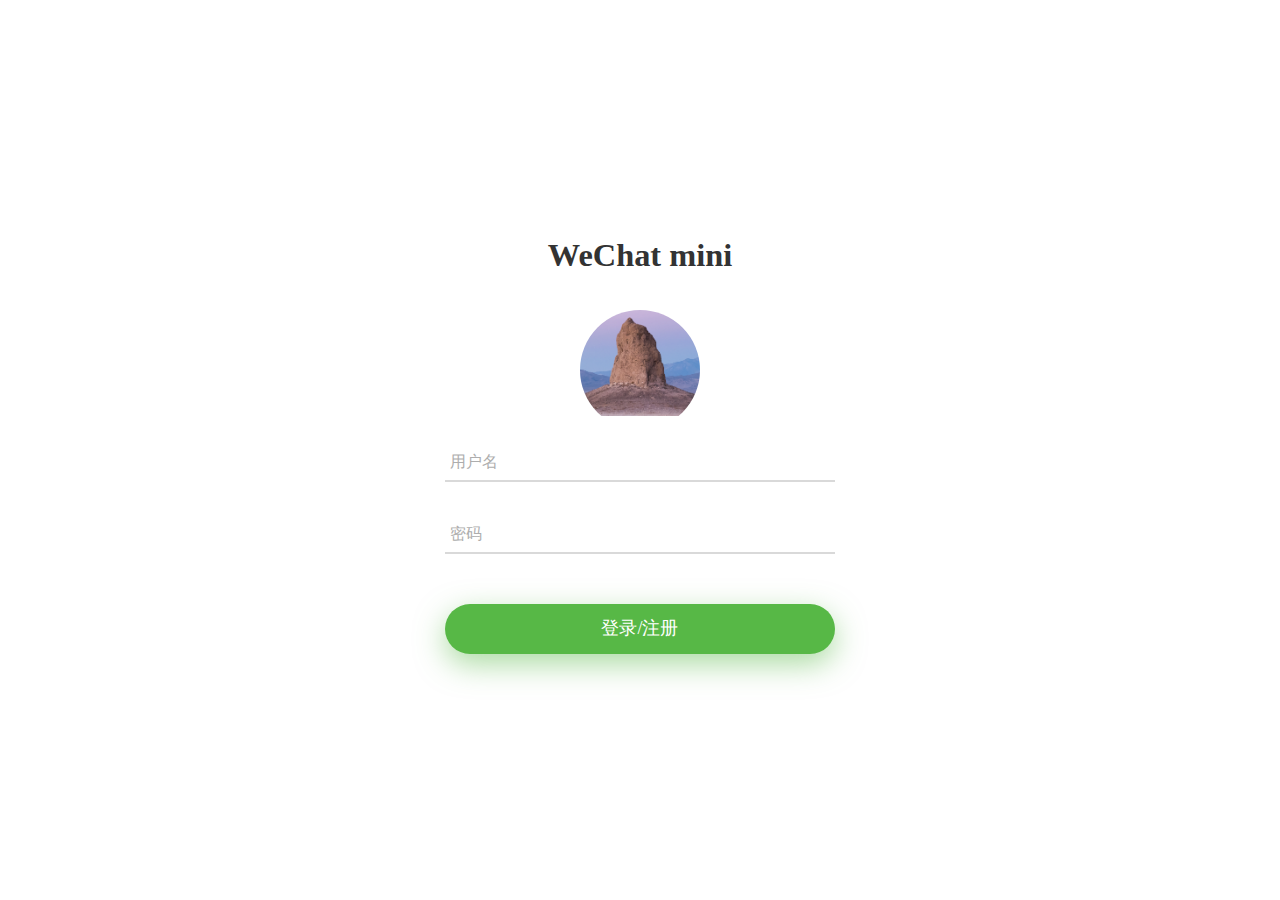
<file: wechat-h5/login.html>
<!DOCTYPE html>
<html>

	<head>
		<meta charset="utf-8">
		<meta name="viewport" content="width=device-width,initial-scale=1,minimum-scale=1,maximum-scale=1,user-scalable=no" />
		<title></title>
		<script src="js/mui.min.js"></script>
		<link rel="stylesheet" type="text/css" href="Images/regOrlogin/util.css">
		<link rel="stylesheet" type="text/css" href="Images/regOrlogin/main.css">
		<script type="text/javascript" charset="utf-8">
			mui.init();
			window.onload=function(){
				//判断用户是否登录过
				if(app.getUserGlobalInfo() != null) {
					window.location.href = "index.html";
//					mui.openWindow("index.html", "index.html");
			   	}
			}
		</script>
		<style>
			.p-t-85 {
				padding-top: 10px;
			}
			
			.p-b-70 {
				padding-bottom: 35px;
			}
			
			.m-t-85 {
				margin-top: 15px;
			}
			
			.container-login100 {
				padding: 25px;
			}
			/*toast信息提示*/
			
			.mui-toast-container {
				bottom: 50% !important;
			}
			
			.mui-toast-message {
				opacity: 0.6;
				color: #fff;
				width: 180px;
				padding: 70px 5px 10px 5px;
			}
		</style>
	</head>

	<body>
		<div class="mui-content">
			<div class="container-login100">
				<div class="wrap-login100 p-t-85 p-b-20">
					<form id="userform">
						<span class="login100-form-title p-b-70">
							<h5>WeChat mini</h5>
						</span>
						<span class="login100-form-avatar">
							<img id="img_login_face" src="Images/regOrlogin/userInfo.png" alt="那年夏天恍如隔世">
						</span>
						<div class="wrap-input100 validate-input m-t-85 m-b-35">
							<input class="input100" type="text" id="username" name="username" placeholder="用户名">
							<span class="focus-input100"></span>
						</div>
						<div class="wrap-input100 validate-input m-b-50">
							<input class="input100" type="password" id="txt_password" name="password" placeholder="密码">
							<span class="focus-input100"></span>
						</div>
						<div class="container-login100-form-btn">
							<button type="submit" id="registOrLogin" class="login100-form-btn">
								登录/注册
							</button>
						</div>
					</form>
				</div>
			</div>
		</div>
		<script type="text/javascript" src="js/app.js"></script>
		<script type="text/javascript">
			mui.plusReady(function() {
				//判断用户是否登录过
//				if(app.getUserGlobalInfo() != null) {
//					mui.openWindow("index.html", "index.html");
//				}
				var username = document.getElementById("username");
				var tpassword = document.getElementById("txt_password");
				var userform = document.getElementById("userform");
				//给整个form表单编订一个监听用用户提交事件
				userform.addEventListener("submit", function(e) {
					if(!app.isNotNull(username.value)) {
						username.focus();
					} else if(!app.isNotNull(tpassword.value)) {
						tpassword.focus();
					} else {
						if(username.value.length > 10) {
							app.showToast("用户名不能超过10", "error");
							return false;
						} else if(tpassword.value.length > 10) {
							app.showToast("密码不能超过10", "error");
							return false;
						}
						//获取手机唯一ID，cid
						var cid = plus.push.getClientInfo().clientid;
						//与后端交互
						mui.ajax(app.baseUrl + '/user/regOrlogin', {
							data: {
								username: username.value,
								password: tpassword.value,
								cid: cid
							},
							dataType: 'json', //服务器返回json格式数据
							type: 'post', //HTTP请求类型
							timeout: 10000, //超时时间设置为10秒；
							headers: {
								'Content-Type': 'application/json'
							},
							success: function(data) {
								console.log(JSON.stringify(data));
								if(data.status == 200) {
									//设置全局页面
									app.setUserGlobalInfo(data.data);
									//页面跳转
									mui.openWindow("index.html", "index.html");
								} else {
									app.showToast(data.msg, "error");
								}
							},
							error: function(xhr, type, errorThrown) {
								//异常处理；
								console.log(type);
							}
						});

					};
					//阻止默认事件，阻止表单提交。
					e.preventDefault();
				});
			})
		</script>
	</body>

</html>
</file>
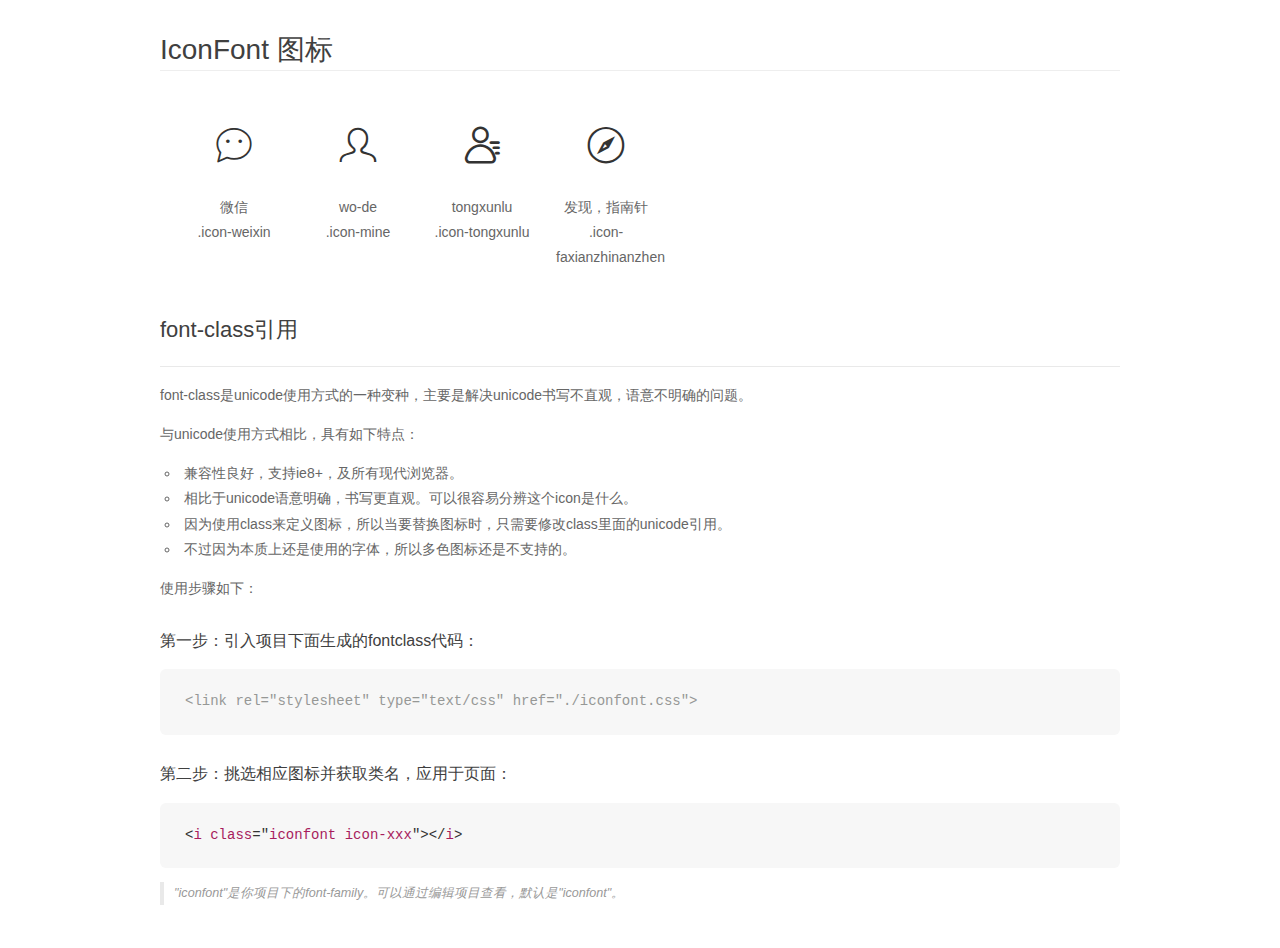
<file: wechat-h5/font_wechat/demo_fontclass.html>
<!DOCTYPE html>
<html>
<head>
    <meta charset="utf-8"/>
    <title>IconFont</title>
    <link rel="stylesheet" href="demo.css">
    <link rel="stylesheet" href="iconfont.css">
</head>
<body>
    <div class="main markdown">
        <h1>IconFont 图标</h1>
        <ul class="icon_lists clear">
            
                <li>
                <i class="icon iconfont icon-weixin"></i>
                    <div class="name">微信</div>
                    <div class="fontclass">.icon-weixin</div>
                </li>
            
                <li>
                <i class="icon iconfont icon-mine"></i>
                    <div class="name">wo-de</div>
                    <div class="fontclass">.icon-mine</div>
                </li>
            
                <li>
                <i class="icon iconfont icon-tongxunlu"></i>
                    <div class="name">tongxunlu</div>
                    <div class="fontclass">.icon-tongxunlu</div>
                </li>
            
                <li>
                <i class="icon iconfont icon-faxianzhinanzhen"></i>
                    <div class="name">发现，指南针</div>
                    <div class="fontclass">.icon-faxianzhinanzhen</div>
                </li>
            
        </ul>

        <h2 id="font-class-">font-class引用</h2>
        <hr>

        <p>font-class是unicode使用方式的一种变种，主要是解决unicode书写不直观，语意不明确的问题。</p>
        <p>与unicode使用方式相比，具有如下特点：</p>
        <ul>
        <li>兼容性良好，支持ie8+，及所有现代浏览器。</li>
        <li>相比于unicode语意明确，书写更直观。可以很容易分辨这个icon是什么。</li>
        <li>因为使用class来定义图标，所以当要替换图标时，只需要修改class里面的unicode引用。</li>
        <li>不过因为本质上还是使用的字体，所以多色图标还是不支持的。</li>
        </ul>
        <p>使用步骤如下：</p>
        <h3 id="-fontclass-">第一步：引入项目下面生成的fontclass代码：</h3>


        <pre><code class="lang-js hljs javascript"><span class="hljs-comment">&lt;link rel="stylesheet" type="text/css" href="./iconfont.css"&gt;</span></code></pre>
        <h3 id="-">第二步：挑选相应图标并获取类名，应用于页面：</h3>
        <pre><code class="lang-css hljs">&lt;<span class="hljs-selector-tag">i</span> <span class="hljs-selector-tag">class</span>="<span class="hljs-selector-tag">iconfont</span> <span class="hljs-selector-tag">icon-xxx</span>"&gt;&lt;/<span class="hljs-selector-tag">i</span>&gt;</code></pre>
        <blockquote>
        <p>"iconfont"是你项目下的font-family。可以通过编辑项目查看，默认是"iconfont"。</p>
        </blockquote>
    </div>
</body>
</html>
</file>
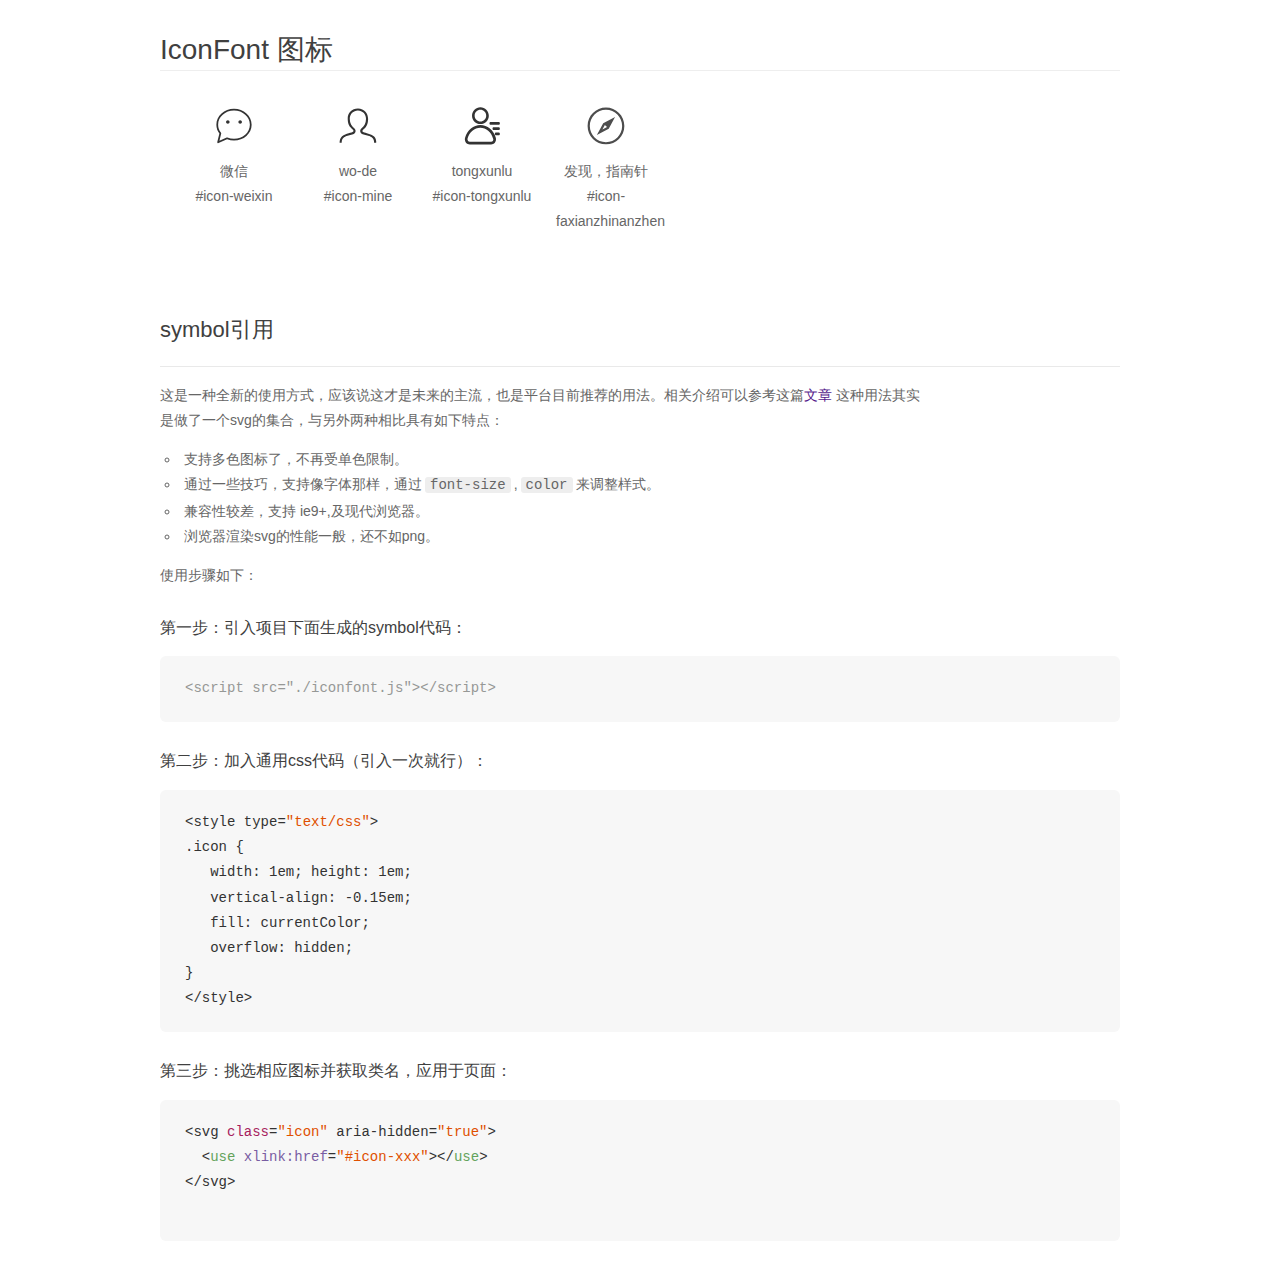
<file: wechat-h5/font_wechat/demo_symbol.html>
<!DOCTYPE html>
<html>
<head>
    <meta charset="utf-8"/>
    <title>IconFont</title>
    <link rel="stylesheet" href="demo.css">
    <script src="iconfont.js"></script>

    <style type="text/css">
        .icon {
          /* 通过设置 font-size 来改变图标大小 */
          width: 1em; height: 1em;
          /* 图标和文字相邻时，垂直对齐 */
          vertical-align: -0.15em;
          /* 通过设置 color 来改变 SVG 的颜色/fill */
          fill: currentColor;
          /* path 和 stroke 溢出 viewBox 部分在 IE 下会显示
             normalize.css 中也包含这行 */
          overflow: hidden;
        }

    </style>
</head>
<body>
    <div class="main markdown">
        <h1>IconFont 图标</h1>
        <ul class="icon_lists clear">
            
                <li>
                    <svg class="icon" aria-hidden="true">
                        <use xlink:href="#icon-weixin"></use>
                    </svg>
                    <div class="name">微信</div>
                    <div class="fontclass">#icon-weixin</div>
                </li>
            
                <li>
                    <svg class="icon" aria-hidden="true">
                        <use xlink:href="#icon-mine"></use>
                    </svg>
                    <div class="name">wo-de</div>
                    <div class="fontclass">#icon-mine</div>
                </li>
            
                <li>
                    <svg class="icon" aria-hidden="true">
                        <use xlink:href="#icon-tongxunlu"></use>
                    </svg>
                    <div class="name">tongxunlu</div>
                    <div class="fontclass">#icon-tongxunlu</div>
                </li>
            
                <li>
                    <svg class="icon" aria-hidden="true">
                        <use xlink:href="#icon-faxianzhinanzhen"></use>
                    </svg>
                    <div class="name">发现，指南针</div>
                    <div class="fontclass">#icon-faxianzhinanzhen</div>
                </li>
            
        </ul>


        <h2 id="symbol-">symbol引用</h2>
        <hr>

        <p>这是一种全新的使用方式，应该说这才是未来的主流，也是平台目前推荐的用法。相关介绍可以参考这篇<a href="">文章</a>
        这种用法其实是做了一个svg的集合，与另外两种相比具有如下特点：</p>
        <ul>
          <li>支持多色图标了，不再受单色限制。</li>
          <li>通过一些技巧，支持像字体那样，通过<code>font-size</code>,<code>color</code>来调整样式。</li>
          <li>兼容性较差，支持 ie9+,及现代浏览器。</li>
          <li>浏览器渲染svg的性能一般，还不如png。</li>
        </ul>
        <p>使用步骤如下：</p>
        <h3 id="-symbol-">第一步：引入项目下面生成的symbol代码：</h3>
        <pre><code class="lang-js hljs javascript"><span class="hljs-comment">&lt;script src="./iconfont.js"&gt;&lt;/script&gt;</span></code></pre>
        <h3 id="-css-">第二步：加入通用css代码（引入一次就行）：</h3>
        <pre><code class="lang-js hljs javascript">&lt;style type=<span class="hljs-string">"text/css"</span>&gt;
.icon {
   width: <span class="hljs-number">1</span>em; height: <span class="hljs-number">1</span>em;
   vertical-align: <span class="hljs-number">-0.15</span>em;
   fill: currentColor;
   overflow: hidden;
}
&lt;<span class="hljs-regexp">/style&gt;</span></code></pre>
        <h3 id="-">第三步：挑选相应图标并获取类名，应用于页面：</h3>
        <pre><code class="lang-js hljs javascript">&lt;svg <span class="hljs-class"><span class="hljs-keyword">class</span></span>=<span class="hljs-string">"icon"</span> aria-hidden=<span class="hljs-string">"true"</span>&gt;<span class="xml"><span class="hljs-tag">
  &lt;<span class="hljs-name">use</span> <span class="hljs-attr">xlink:href</span>=<span class="hljs-string">"#icon-xxx"</span>&gt;</span><span class="hljs-tag">&lt;/<span class="hljs-name">use</span>&gt;</span>
</span>&lt;<span class="hljs-regexp">/svg&gt;
        </span></code></pre>
    </div>
</body>
</html>
</file>
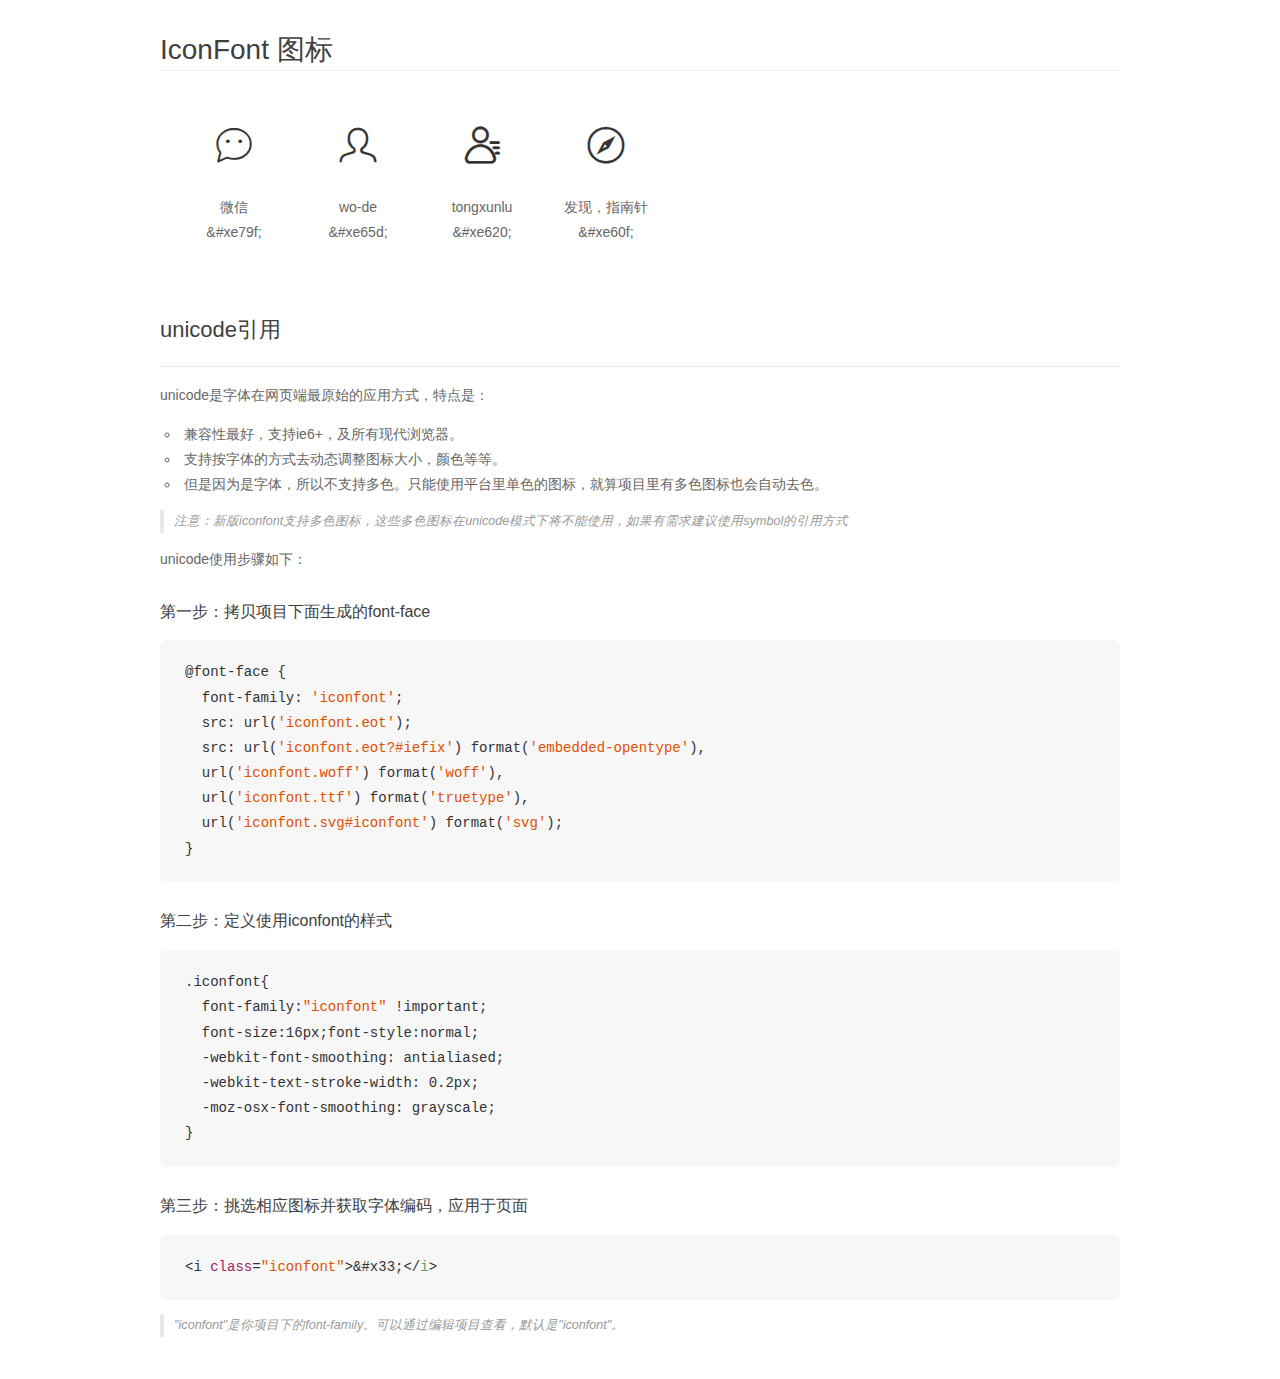
<file: wechat-h5/font_wechat/demo_unicode.html>
<!DOCTYPE html>
<html>
<head>
    <meta charset="utf-8"/>
    <title>IconFont</title>
    <link rel="stylesheet" href="demo.css">

    <style type="text/css">

        @font-face {font-family: "iconfont";
          src: url('iconfont.eot'); /* IE9*/
          src: url('iconfont.eot#iefix') format('embedded-opentype'), /* IE6-IE8 */
          url('iconfont.woff') format('woff'), /* chrome, firefox */
          url('iconfont.ttf') format('truetype'), /* chrome, firefox, opera, Safari, Android, iOS 4.2+*/
          url('iconfont.svg#iconfont') format('svg'); /* iOS 4.1- */
        }

        .iconfont {
          font-family:"iconfont" !important;
          font-size:16px;
          font-style:normal;
          -webkit-font-smoothing: antialiased;
          -webkit-text-stroke-width: 0.2px;
          -moz-osx-font-smoothing: grayscale;
        }

    </style>
</head>
<body>
    <div class="main markdown">
        <h1>IconFont 图标</h1>
        <ul class="icon_lists clear">
            
                <li>
                <i class="icon iconfont">&#xe79f;</i>
                    <div class="name">微信</div>
                    <div class="code">&amp;#xe79f;</div>
                </li>
            
                <li>
                <i class="icon iconfont">&#xe65d;</i>
                    <div class="name">wo-de</div>
                    <div class="code">&amp;#xe65d;</div>
                </li>
            
                <li>
                <i class="icon iconfont">&#xe620;</i>
                    <div class="name">tongxunlu</div>
                    <div class="code">&amp;#xe620;</div>
                </li>
            
                <li>
                <i class="icon iconfont">&#xe60f;</i>
                    <div class="name">发现，指南针</div>
                    <div class="code">&amp;#xe60f;</div>
                </li>
            
        </ul>
        <h2 id="unicode-">unicode引用</h2>
        <hr>

        <p>unicode是字体在网页端最原始的应用方式，特点是：</p>
        <ul>
        <li>兼容性最好，支持ie6+，及所有现代浏览器。</li>
        <li>支持按字体的方式去动态调整图标大小，颜色等等。</li>
        <li>但是因为是字体，所以不支持多色。只能使用平台里单色的图标，就算项目里有多色图标也会自动去色。</li>
        </ul>
        <blockquote>
        <p>注意：新版iconfont支持多色图标，这些多色图标在unicode模式下将不能使用，如果有需求建议使用symbol的引用方式</p>
        </blockquote>
        <p>unicode使用步骤如下：</p>
        <h3 id="-font-face">第一步：拷贝项目下面生成的font-face</h3>
        <pre><code class="lang-js hljs javascript">@font-face {
  font-family: <span class="hljs-string">'iconfont'</span>;
  src: url(<span class="hljs-string">'iconfont.eot'</span>);
  src: url(<span class="hljs-string">'iconfont.eot?#iefix'</span>) format(<span class="hljs-string">'embedded-opentype'</span>),
  url(<span class="hljs-string">'iconfont.woff'</span>) format(<span class="hljs-string">'woff'</span>),
  url(<span class="hljs-string">'iconfont.ttf'</span>) format(<span class="hljs-string">'truetype'</span>),
  url(<span class="hljs-string">'iconfont.svg#iconfont'</span>) format(<span class="hljs-string">'svg'</span>);
}
</code></pre>
        <h3 id="-iconfont-">第二步：定义使用iconfont的样式</h3>
        <pre><code class="lang-js hljs javascript">.iconfont{
  font-family:<span class="hljs-string">"iconfont"</span> !important;
  font-size:<span class="hljs-number">16</span>px;font-style:normal;
  -webkit-font-smoothing: antialiased;
  -webkit-text-stroke-width: <span class="hljs-number">0.2</span>px;
  -moz-osx-font-smoothing: grayscale;
}
</code></pre>
        <h3 id="-">第三步：挑选相应图标并获取字体编码，应用于页面</h3>
        <pre><code class="lang-js hljs javascript">&lt;i <span class="hljs-class"><span class="hljs-keyword">class</span></span>=<span class="hljs-string">"iconfont"</span>&gt;&amp;#x33;<span class="xml"><span class="hljs-tag">&lt;/<span class="hljs-name">i</span>&gt;</span></span></code></pre>

        <blockquote>
        <p>"iconfont"是你项目下的font-family。可以通过编辑项目查看，默认是"iconfont"。</p>
        </blockquote>
    </div>


</body>
</html>
</file>
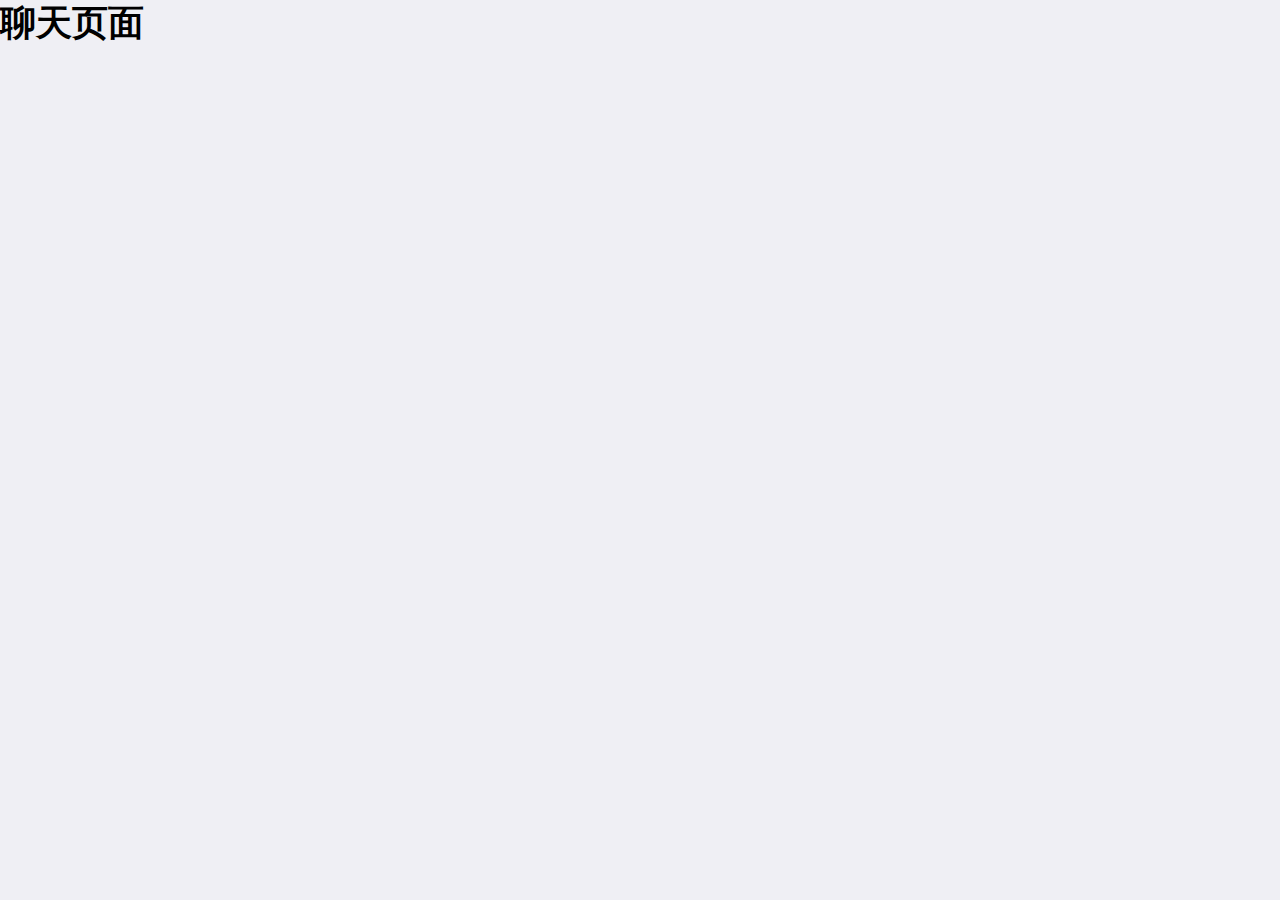
<file: wechat-h5/footpage/wechat-chatlist.html>
<!doctype html>
<html>
	<head>
		<meta charset="UTF-8">
		<title></title>
		<meta name="viewport" content="width=device-width,initial-scale=1,minimum-scale=1,maximum-scale=1,user-scalable=no" />
		<link href="../css/mui.min.css" rel="stylesheet" />
		
	</head>

	<body>
		<h1>聊天页面</h1>
		
		<script src="../js/mui.min.js"></script>
		<script type="text/javascript">
			mui.init()
		</script>
		
	</body>

</html>
</file>
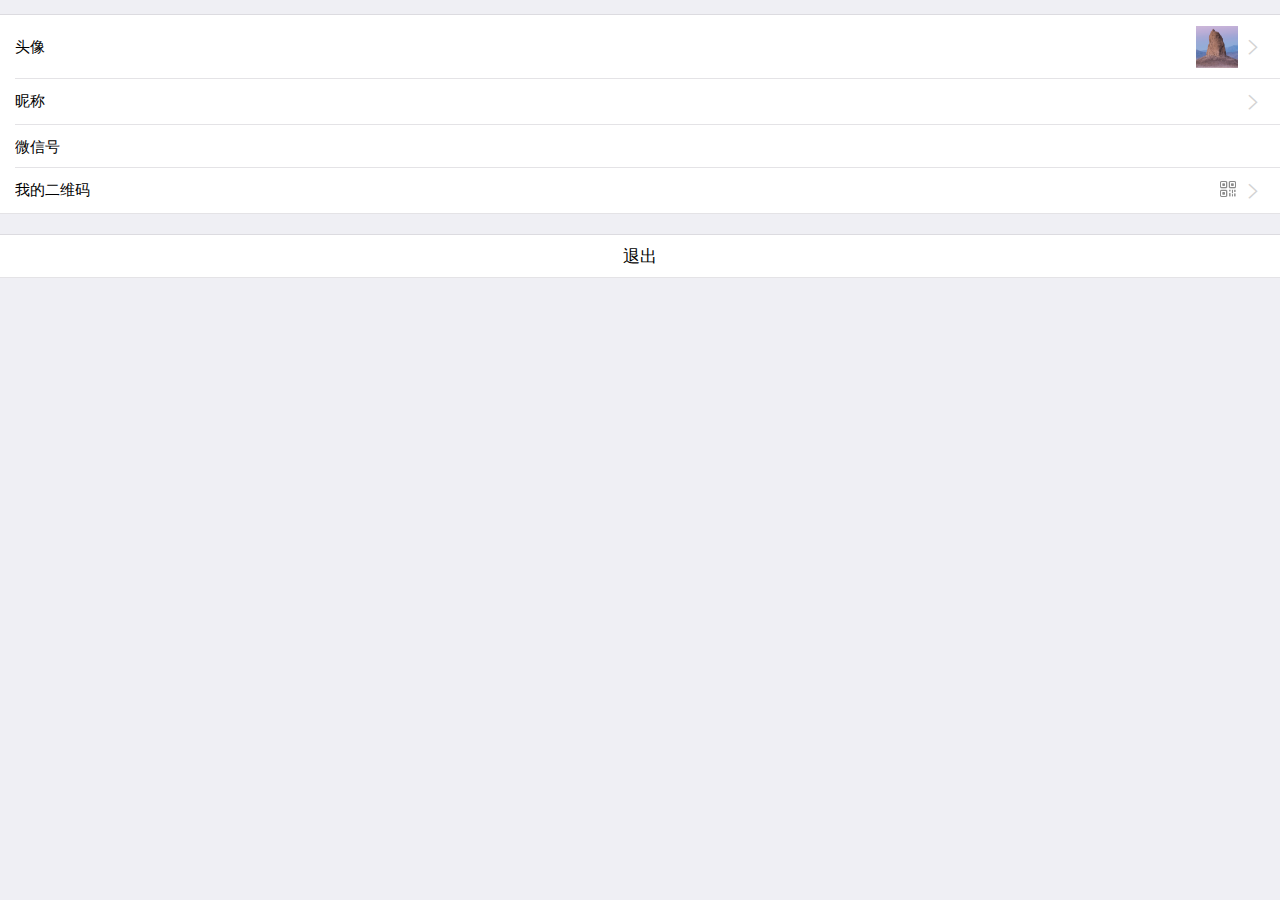
<file: wechat-h5/footpage/wechat-me.html>
<!doctype html>
<html>

	<head>
		<meta charset="UTF-8">
		<title></title>
		<meta name="viewport" content="width=device-width,initial-scale=1,minimum-scale=1,maximum-scale=1,user-scalable=no" />
		<link href="../css/mui.min.css" rel="stylesheet" />
	</head>

	<body>
		<div class="mui-content">
			<ul class="mui-table-view">
				<li class="mui-table-view-cell mui-media">
					<a href="javascript:;">
						<span class="mui-pull-right mui-icon mui-icon-arrowright" style="line-height: 42px;color: lightgray;margin-left: 3px;"> </span>
						<img class="mui-media-object mui-pull-right" src="../Images/regOrlogin/userInfo.png">
						<div class="mui-media-body" style="line-height: 42px; font-size: 15px;">
							头像
						</div>
					</a>
				</li>
				<li class="mui-table-view-cell mui-media">
					<a href="javascript:;" id="nickUsername">
						<span class="mui-pull-right mui-icon mui-icon-arrowright" style="color: lightgray;margin-left: 3px;"> </span>
						<span id="me_nickUsername" class="mui-pull-right" style="color: darkslategray;font-size: 14px;"></span>
						<div class="mui-media-body" style="font-size: 15px;">
							昵称
						</div>
					</a>
				</li>
				<li class="mui-table-view-cell mui-media">
					<a href="javascript:;" id="username">
						<span id="me_username" class="mui-pull-right" style="color: darkslategray;font-size: 14px;"></span>
						<div class="mui-media-body" style="font-size: 15px;">
							微信号
						</div>
					</a>
				</li>
				<li class="mui-table-view-cell mui-media">
					<a href="javascript:;">
						<span class="mui-pull-right mui-icon mui-icon-arrowright" style="color: lightgray;margin-left: 3px;"> </span>
						<img class="mui-media-object mui-pull-right" src="../Images/qrcode.png" style="height: 20px; max-width: 20px;">
						<div class="mui-media-body" style="font-size: 15px;">
							我的二维码
						</div>
					</a>
				</li>
			</ul>
			<br />
			<ul class="mui-table-view">
				<li class="mui-table-view-cell mui-media" style="text-align: center;">
					<a href="javascript:;">
						<div id="callback" class="mui-media-body">
							退出
						</div>
					</a>
				</li>
			</ul>
		</div>

		<script src="../js/mui.min.js"></script>
		<script src="../js/app.js"></script>
		<script type="text/javascript">
			mui.init();
			mui.plusReady(function() {
				//获得当前页面，封装信息
				var meviewpage = plus.webview.currentWebview();
				meviewpage.addEventListener("show", function() {
					referenceUserInfo();
				});
				//修改昵称
				var me_nickUsername = document.getElementById("nickUsername");
				me_nickUsername.addEventListener("tap", function() {
					mui.openWindow("./info/NickName.html", "nickName");
				});

				//用户退出
				var back = document.getElementById("callback");
				back.addEventListener("tap", function() {
					app.loginback();
					//跳转页面
					mui.openWindow("../login.html", "login.html")
				})

				//用户信息变化时刷新
				window.addEventListener('refresh', function(e) { //执行刷新
					referenceUserInfo();
				});

			});

			function referenceUserInfo() {
				var userInfo = app.getUserGlobalInfo();
				if(userInfo != null) {
					var faceImage = userInfo.faceImage;
					var nickname = userInfo.nickname;
					var username = userInfo.username;
					var me_username = document.getElementById("me_username");
					var me_nickUsername = document.getElementById("me_nickUsername");
					me_nickUsername.innerHTML = nickname;
					me_username.innerHTML = username;
				}
			}
		</script>
	</body>

</html>

<style type="text/css">

</style>
</file>
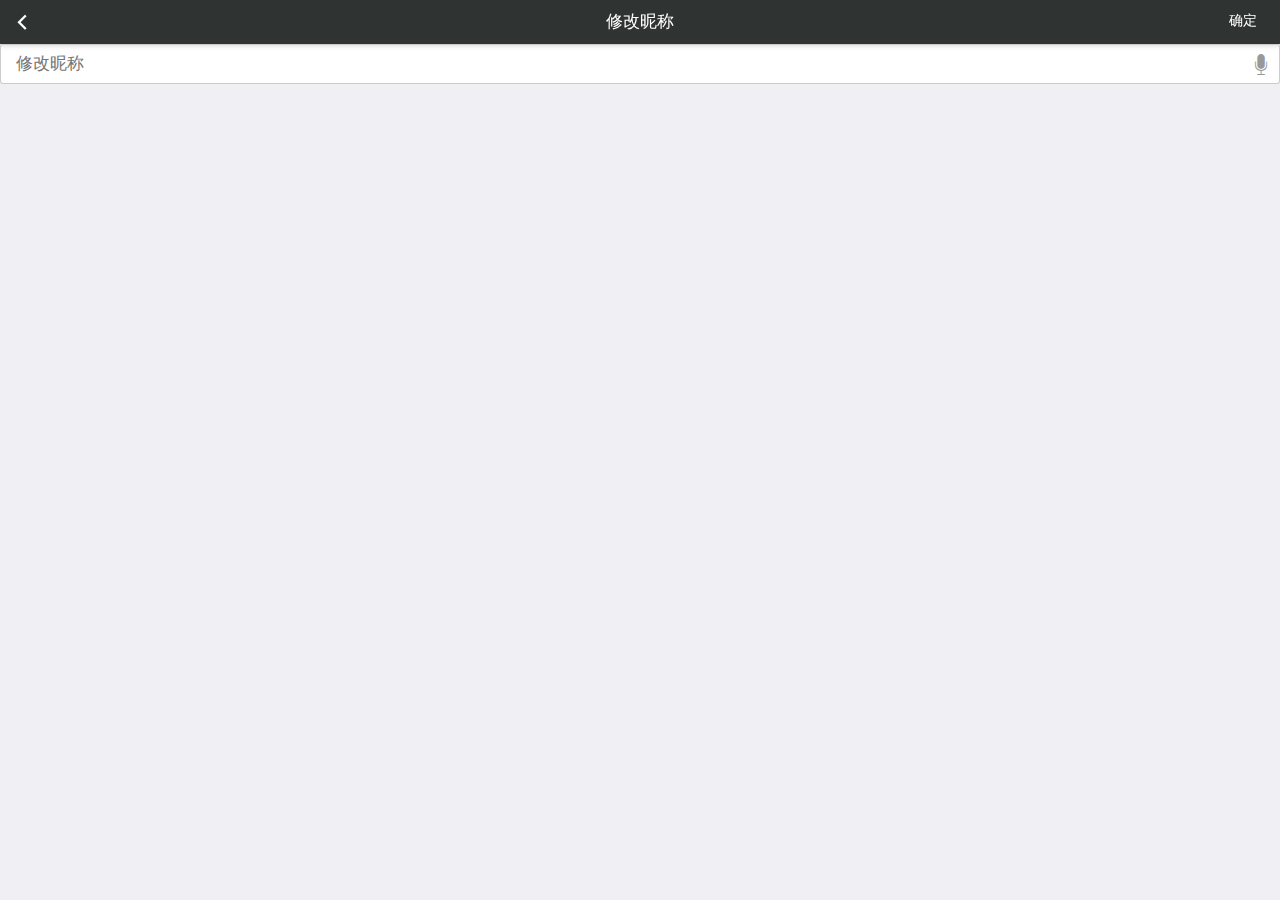
<file: wechat-h5/footpage/info/NickName.html>
<!doctype html>
<html>

	<head>
		<meta charset="UTF-8">
		<title></title>
		<meta name="viewport" content="width=device-width,initial-scale=1,minimum-scale=1,maximum-scale=1,user-scalable=no" />
		<link href="../../css/mui.min.css" rel="stylesheet" />
		<link rel="stylesheet" href="../../css/header.css" />
	</head>

	<body>

		<header class="mui-bar mui-bar-nav title">
			<a class="mui-action-back mui-icon mui-icon-left-nav mui-pull-left" style="color: white;"></a>
			<a id="link_submit_nickname" class="mui-icon mui-icon-right-nav mui-pull-right" style="color: white;font-size: 14px;line-height: 23px; margin-right: 3px;">确定</a>
			<h1 class="mui-title title-color">修改昵称</h1>
		</header>
		<div class="mui-content">
			<div class="mui-input-row">
				<input id="nickname" type="text" class="mui-input-speech mui-input-clear" placeholder="修改昵称">
			</div>
		</div>
		<script src="../../js/mui.min.js"></script>
		<script src="../../js/app.js"></script>
		<script type="text/javascript">
			mui.init()
			mui.plusReady(function() {
				var user = app.getUserGlobalInfo();
				var mynickname = user.nickname;
				console.log(mynickname);
				//昵称回显
				var link_submit_nickname = document.getElementById("link_submit_nickname");
				var nickusername = document.getElementById("nickname");
				nickusername.value = mynickname;

				link_submit_nickname.addEventListener("tap", function() {
					if(nickusername.length < 1) {
						app.showToast("昵称长度太短", "error");
						return false;
					}
					if(nickusername.length > 8) {
						app.showToast("昵称不能超过8位", "error");
						return false;
					}
					plus.nativeUI.showWaiting("请稍微...");
					mui.ajax(app.baseUrl + '/user/updateNickname', {
						data: {
							id: user.id,
							nickname: nickusername.value
						},
						dataType: 'json', //服务器返回json格式数据
						type: 'post', //HTTP请求类型
						timeout: 100000, //超时时间设置为10秒；
						headers: {
							'Content-Type': 'application/json'
						},
						success: function(data) {
							//服务器返回响应，根据响应结果，分析是否登录成功；
							plus.nativeUI.closeWaiting();
							console.log(JSON.stringify(data));
							if(data.status == 200) {
								//设置全局user中的nickname
								user.nickname = nickusername.value;
								app.setUserGlobalInfo(user);

								// 触发另外一个webview的自定义事件，可以使用 mui.fire()
								var list = plus.webview.getWebviewById('wechat-me.html');
								mui.fire(list, 'refresh');
								// 页面跳转
								mui.back();
							}
						},
						error: function(xhr, type, errorThrown) {
							console.log(type);
						}
					});

				});

			})
		</script>
	</body>

</html>
</file>
<file: wechat-h5/Images/regOrlogin/util.css>
/*[ FONT SIZE ]
///////////////////////////////////////////////////////////
*/
.fs-1 {font-size: 1px;}
.fs-2 {font-size: 2px;}
.fs-3 {font-size: 3px;}
.fs-4 {font-size: 4px;}
.fs-5 {font-size: 5px;}
.fs-6 {font-size: 6px;}
.fs-7 {font-size: 7px;}
.fs-8 {font-size: 8px;}
.fs-9 {font-size: 9px;}
.fs-10 {font-size: 10px;}
.fs-11 {font-size: 11px;}
.fs-12 {font-size: 12px;}
.fs-13 {font-size: 13px;}
.fs-14 {font-size: 14px;}
.fs-15 {font-size: 15px;}
.fs-16 {font-size: 16px;}
.fs-17 {font-size: 17px;}
.fs-18 {font-size: 18px;}
.fs-19 {font-size: 19px;}
.fs-20 {font-size: 20px;}
.fs-21 {font-size: 21px;}
.fs-22 {font-size: 22px;}
.fs-23 {font-size: 23px;}
.fs-24 {font-size: 24px;}
.fs-25 {font-size: 25px;}
.fs-26 {font-size: 26px;}
.fs-27 {font-size: 27px;}
.fs-28 {font-size: 28px;}
.fs-29 {font-size: 29px;}
.fs-30 {font-size: 30px;}
.fs-31 {font-size: 31px;}
.fs-32 {font-size: 32px;}
.fs-33 {font-size: 33px;}
.fs-34 {font-size: 34px;}
.fs-35 {font-size: 35px;}
.fs-36 {font-size: 36px;}
.fs-37 {font-size: 37px;}
.fs-38 {font-size: 38px;}
.fs-39 {font-size: 39px;}
.fs-40 {font-size: 40px;}
.fs-41 {font-size: 41px;}
.fs-42 {font-size: 42px;}
.fs-43 {font-size: 43px;}
.fs-44 {font-size: 44px;}
.fs-45 {font-size: 45px;}
.fs-46 {font-size: 46px;}
.fs-47 {font-size: 47px;}
.fs-48 {font-size: 48px;}
.fs-49 {font-size: 49px;}
.fs-50 {font-size: 50px;}
.fs-51 {font-size: 51px;}
.fs-52 {font-size: 52px;}
.fs-53 {font-size: 53px;}
.fs-54 {font-size: 54px;}
.fs-55 {font-size: 55px;}
.fs-56 {font-size: 56px;}
.fs-57 {font-size: 57px;}
.fs-58 {font-size: 58px;}
.fs-59 {font-size: 59px;}
.fs-60 {font-size: 60px;}
.fs-61 {font-size: 61px;}
.fs-62 {font-size: 62px;}
.fs-63 {font-size: 63px;}
.fs-64 {font-size: 64px;}
.fs-65 {font-size: 65px;}
.fs-66 {font-size: 66px;}
.fs-67 {font-size: 67px;}
.fs-68 {font-size: 68px;}
.fs-69 {font-size: 69px;}
.fs-70 {font-size: 70px;}
.fs-71 {font-size: 71px;}
.fs-72 {font-size: 72px;}
.fs-73 {font-size: 73px;}
.fs-74 {font-size: 74px;}
.fs-75 {font-size: 75px;}
.fs-76 {font-size: 76px;}
.fs-77 {font-size: 77px;}
.fs-78 {font-size: 78px;}
.fs-79 {font-size: 79px;}
.fs-80 {font-size: 80px;}
.fs-81 {font-size: 81px;}
.fs-82 {font-size: 82px;}
.fs-83 {font-size: 83px;}
.fs-84 {font-size: 84px;}
.fs-85 {font-size: 85px;}
.fs-86 {font-size: 86px;}
.fs-87 {font-size: 87px;}
.fs-88 {font-size: 88px;}
.fs-89 {font-size: 89px;}
.fs-90 {font-size: 90px;}
.fs-91 {font-size: 91px;}
.fs-92 {font-size: 92px;}
.fs-93 {font-size: 93px;}
.fs-94 {font-size: 94px;}
.fs-95 {font-size: 95px;}
.fs-96 {font-size: 96px;}
.fs-97 {font-size: 97px;}
.fs-98 {font-size: 98px;}
.fs-99 {font-size: 99px;}
.fs-100 {font-size: 100px;}
.fs-101 {font-size: 101px;}
.fs-102 {font-size: 102px;}
.fs-103 {font-size: 103px;}
.fs-104 {font-size: 104px;}
.fs-105 {font-size: 105px;}
.fs-106 {font-size: 106px;}
.fs-107 {font-size: 107px;}
.fs-108 {font-size: 108px;}
.fs-109 {font-size: 109px;}
.fs-110 {font-size: 110px;}
.fs-111 {font-size: 111px;}
.fs-112 {font-size: 112px;}
.fs-113 {font-size: 113px;}
.fs-114 {font-size: 114px;}
.fs-115 {font-size: 115px;}
.fs-116 {font-size: 116px;}
.fs-117 {font-size: 117px;}
.fs-118 {font-size: 118px;}
.fs-119 {font-size: 119px;}
.fs-120 {font-size: 120px;}
.fs-121 {font-size: 121px;}
.fs-122 {font-size: 122px;}
.fs-123 {font-size: 123px;}
.fs-124 {font-size: 124px;}
.fs-125 {font-size: 125px;}
.fs-126 {font-size: 126px;}
.fs-127 {font-size: 127px;}
.fs-128 {font-size: 128px;}
.fs-129 {font-size: 129px;}
.fs-130 {font-size: 130px;}
.fs-131 {font-size: 131px;}
.fs-132 {font-size: 132px;}
.fs-133 {font-size: 133px;}
.fs-134 {font-size: 134px;}
.fs-135 {font-size: 135px;}
.fs-136 {font-size: 136px;}
.fs-137 {font-size: 137px;}
.fs-138 {font-size: 138px;}
.fs-139 {font-size: 139px;}
.fs-140 {font-size: 140px;}
.fs-141 {font-size: 141px;}
.fs-142 {font-size: 142px;}
.fs-143 {font-size: 143px;}
.fs-144 {font-size: 144px;}
.fs-145 {font-size: 145px;}
.fs-146 {font-size: 146px;}
.fs-147 {font-size: 147px;}
.fs-148 {font-size: 148px;}
.fs-149 {font-size: 149px;}
.fs-150 {font-size: 150px;}
.fs-151 {font-size: 151px;}
.fs-152 {font-size: 152px;}
.fs-153 {font-size: 153px;}
.fs-154 {font-size: 154px;}
.fs-155 {font-size: 155px;}
.fs-156 {font-size: 156px;}
.fs-157 {font-size: 157px;}
.fs-158 {font-size: 158px;}
.fs-159 {font-size: 159px;}
.fs-160 {font-size: 160px;}
.fs-161 {font-size: 161px;}
.fs-162 {font-size: 162px;}
.fs-163 {font-size: 163px;}
.fs-164 {font-size: 164px;}
.fs-165 {font-size: 165px;}
.fs-166 {font-size: 166px;}
.fs-167 {font-size: 167px;}
.fs-168 {font-size: 168px;}
.fs-169 {font-size: 169px;}
.fs-170 {font-size: 170px;}
.fs-171 {font-size: 171px;}
.fs-172 {font-size: 172px;}
.fs-173 {font-size: 173px;}
.fs-174 {font-size: 174px;}
.fs-175 {font-size: 175px;}
.fs-176 {font-size: 176px;}
.fs-177 {font-size: 177px;}
.fs-178 {font-size: 178px;}
.fs-179 {font-size: 179px;}
.fs-180 {font-size: 180px;}
.fs-181 {font-size: 181px;}
.fs-182 {font-size: 182px;}
.fs-183 {font-size: 183px;}
.fs-184 {font-size: 184px;}
.fs-185 {font-size: 185px;}
.fs-186 {font-size: 186px;}
.fs-187 {font-size: 187px;}
.fs-188 {font-size: 188px;}
.fs-189 {font-size: 189px;}
.fs-190 {font-size: 190px;}
.fs-191 {font-size: 191px;}
.fs-192 {font-size: 192px;}
.fs-193 {font-size: 193px;}
.fs-194 {font-size: 194px;}
.fs-195 {font-size: 195px;}
.fs-196 {font-size: 196px;}
.fs-197 {font-size: 197px;}
.fs-198 {font-size: 198px;}
.fs-199 {font-size: 199px;}
.fs-200 {font-size: 200px;}

/*[ PADDING ]
///////////////////////////////////////////////////////////
*/
.p-t-0 {padding-top: 0px;}
.p-t-1 {padding-top: 1px;}
.p-t-2 {padding-top: 2px;}
.p-t-3 {padding-top: 3px;}
.p-t-4 {padding-top: 4px;}
.p-t-5 {padding-top: 5px;}
.p-t-6 {padding-top: 6px;}
.p-t-7 {padding-top: 7px;}
.p-t-8 {padding-top: 8px;}
.p-t-9 {padding-top: 9px;}
.p-t-10 {padding-top: 10px;}
.p-t-11 {padding-top: 11px;}
.p-t-12 {padding-top: 12px;}
.p-t-13 {padding-top: 13px;}
.p-t-14 {padding-top: 14px;}
.p-t-15 {padding-top: 15px;}
.p-t-16 {padding-top: 16px;}
.p-t-17 {padding-top: 17px;}
.p-t-18 {padding-top: 18px;}
.p-t-19 {padding-top: 19px;}
.p-t-20 {padding-top: 20px;}
.p-t-21 {padding-top: 21px;}
.p-t-22 {padding-top: 22px;}
.p-t-23 {padding-top: 23px;}
.p-t-24 {padding-top: 24px;}
.p-t-25 {padding-top: 25px;}
.p-t-26 {padding-top: 26px;}
.p-t-27 {padding-top: 27px;}
.p-t-28 {padding-top: 28px;}
.p-t-29 {padding-top: 29px;}
.p-t-30 {padding-top: 30px;}
.p-t-31 {padding-top: 31px;}
.p-t-32 {padding-top: 32px;}
.p-t-33 {padding-top: 33px;}
.p-t-34 {padding-top: 34px;}
.p-t-35 {padding-top: 35px;}
.p-t-36 {padding-top: 36px;}
.p-t-37 {padding-top: 37px;}
.p-t-38 {padding-top: 38px;}
.p-t-39 {padding-top: 39px;}
.p-t-40 {padding-top: 40px;}
.p-t-41 {padding-top: 41px;}
.p-t-42 {padding-top: 42px;}
.p-t-43 {padding-top: 43px;}
.p-t-44 {padding-top: 44px;}
.p-t-45 {padding-top: 45px;}
.p-t-46 {padding-top: 46px;}
.p-t-47 {padding-top: 47px;}
.p-t-48 {padding-top: 48px;}
.p-t-49 {padding-top: 49px;}
.p-t-50 {padding-top: 50px;}
.p-t-51 {padding-top: 51px;}
.p-t-52 {padding-top: 52px;}
.p-t-53 {padding-top: 53px;}
.p-t-54 {padding-top: 54px;}
.p-t-55 {padding-top: 55px;}
.p-t-56 {padding-top: 56px;}
.p-t-57 {padding-top: 57px;}
.p-t-58 {padding-top: 58px;}
.p-t-59 {padding-top: 59px;}
.p-t-60 {padding-top: 60px;}
.p-t-61 {padding-top: 61px;}
.p-t-62 {padding-top: 62px;}
.p-t-63 {padding-top: 63px;}
.p-t-64 {padding-top: 64px;}
.p-t-65 {padding-top: 65px;}
.p-t-66 {padding-top: 66px;}
.p-t-67 {padding-top: 67px;}
.p-t-68 {padding-top: 68px;}
.p-t-69 {padding-top: 69px;}
.p-t-70 {padding-top: 70px;}
.p-t-71 {padding-top: 71px;}
.p-t-72 {padding-top: 72px;}
.p-t-73 {padding-top: 73px;}
.p-t-74 {padding-top: 74px;}
.p-t-75 {padding-top: 75px;}
.p-t-76 {padding-top: 76px;}
.p-t-77 {padding-top: 77px;}
.p-t-78 {padding-top: 78px;}
.p-t-79 {padding-top: 79px;}
.p-t-80 {padding-top: 80px;}
.p-t-81 {padding-top: 81px;}
.p-t-82 {padding-top: 82px;}
.p-t-83 {padding-top: 83px;}
.p-t-84 {padding-top: 84px;}
.p-t-85 {padding-top: 85px;}
.p-t-86 {padding-top: 86px;}
.p-t-87 {padding-top: 87px;}
.p-t-88 {padding-top: 88px;}
.p-t-89 {padding-top: 89px;}
.p-t-90 {padding-top: 90px;}
.p-t-91 {padding-top: 91px;}
.p-t-92 {padding-top: 92px;}
.p-t-93 {padding-top: 93px;}
.p-t-94 {padding-top: 94px;}
.p-t-95 {padding-top: 95px;}
.p-t-96 {padding-top: 96px;}
.p-t-97 {padding-top: 97px;}
.p-t-98 {padding-top: 98px;}
.p-t-99 {padding-top: 99px;}
.p-t-100 {padding-top: 100px;}
.p-t-101 {padding-top: 101px;}
.p-t-102 {padding-top: 102px;}
.p-t-103 {padding-top: 103px;}
.p-t-104 {padding-top: 104px;}
.p-t-105 {padding-top: 105px;}
.p-t-106 {padding-top: 106px;}
.p-t-107 {padding-top: 107px;}
.p-t-108 {padding-top: 108px;}
.p-t-109 {padding-top: 109px;}
.p-t-110 {padding-top: 110px;}
.p-t-111 {padding-top: 111px;}
.p-t-112 {padding-top: 112px;}
.p-t-113 {padding-top: 113px;}
.p-t-114 {padding-top: 114px;}
.p-t-115 {padding-top: 115px;}
.p-t-116 {padding-top: 116px;}
.p-t-117 {padding-top: 117px;}
.p-t-118 {padding-top: 118px;}
.p-t-119 {padding-top: 119px;}
.p-t-120 {padding-top: 120px;}
.p-t-121 {padding-top: 121px;}
.p-t-122 {padding-top: 122px;}
.p-t-123 {padding-top: 123px;}
.p-t-124 {padding-top: 124px;}
.p-t-125 {padding-top: 125px;}
.p-t-126 {padding-top: 126px;}
.p-t-127 {padding-top: 127px;}
.p-t-128 {padding-top: 128px;}
.p-t-129 {padding-top: 129px;}
.p-t-130 {padding-top: 130px;}
.p-t-131 {padding-top: 131px;}
.p-t-132 {padding-top: 132px;}
.p-t-133 {padding-top: 133px;}
.p-t-134 {padding-top: 134px;}
.p-t-135 {padding-top: 135px;}
.p-t-136 {padding-top: 136px;}
.p-t-137 {padding-top: 137px;}
.p-t-138 {padding-top: 138px;}
.p-t-139 {padding-top: 139px;}
.p-t-140 {padding-top: 140px;}
.p-t-141 {padding-top: 141px;}
.p-t-142 {padding-top: 142px;}
.p-t-143 {padding-top: 143px;}
.p-t-144 {padding-top: 144px;}
.p-t-145 {padding-top: 145px;}
.p-t-146 {padding-top: 146px;}
.p-t-147 {padding-top: 147px;}
.p-t-148 {padding-top: 148px;}
.p-t-149 {padding-top: 149px;}
.p-t-150 {padding-top: 150px;}
.p-t-151 {padding-top: 151px;}
.p-t-152 {padding-top: 152px;}
.p-t-153 {padding-top: 153px;}
.p-t-154 {padding-top: 154px;}
.p-t-155 {padding-top: 155px;}
.p-t-156 {padding-top: 156px;}
.p-t-157 {padding-top: 157px;}
.p-t-158 {padding-top: 158px;}
.p-t-159 {padding-top: 159px;}
.p-t-160 {padding-top: 160px;}
.p-t-161 {padding-top: 161px;}
.p-t-162 {padding-top: 162px;}
.p-t-163 {padding-top: 163px;}
.p-t-164 {padding-top: 164px;}
.p-t-165 {padding-top: 165px;}
.p-t-166 {padding-top: 166px;}
.p-t-167 {padding-top: 167px;}
.p-t-168 {padding-top: 168px;}
.p-t-169 {padding-top: 169px;}
.p-t-170 {padding-top: 170px;}
.p-t-171 {padding-top: 171px;}
.p-t-172 {padding-top: 172px;}
.p-t-173 {padding-top: 173px;}
.p-t-174 {padding-top: 174px;}
.p-t-175 {padding-top: 175px;}
.p-t-176 {padding-top: 176px;}
.p-t-177 {padding-top: 177px;}
.p-t-178 {padding-top: 178px;}
.p-t-179 {padding-top: 179px;}
.p-t-180 {padding-top: 180px;}
.p-t-181 {padding-top: 181px;}
.p-t-182 {padding-top: 182px;}
.p-t-183 {padding-top: 183px;}
.p-t-184 {padding-top: 184px;}
.p-t-185 {padding-top: 185px;}
.p-t-186 {padding-top: 186px;}
.p-t-187 {padding-top: 187px;}
.p-t-188 {padding-top: 188px;}
.p-t-189 {padding-top: 189px;}
.p-t-190 {padding-top: 190px;}
.p-t-191 {padding-top: 191px;}
.p-t-192 {padding-top: 192px;}
.p-t-193 {padding-top: 193px;}
.p-t-194 {padding-top: 194px;}
.p-t-195 {padding-top: 195px;}
.p-t-196 {padding-top: 196px;}
.p-t-197 {padding-top: 197px;}
.p-t-198 {padding-top: 198px;}
.p-t-199 {padding-top: 199px;}
.p-t-200 {padding-top: 200px;}
.p-t-201 {padding-top: 201px;}
.p-t-202 {padding-top: 202px;}
.p-t-203 {padding-top: 203px;}
.p-t-204 {padding-top: 204px;}
.p-t-205 {padding-top: 205px;}
.p-t-206 {padding-top: 206px;}
.p-t-207 {padding-top: 207px;}
.p-t-208 {padding-top: 208px;}
.p-t-209 {padding-top: 209px;}
.p-t-210 {padding-top: 210px;}
.p-t-211 {padding-top: 211px;}
.p-t-212 {padding-top: 212px;}
.p-t-213 {padding-top: 213px;}
.p-t-214 {padding-top: 214px;}
.p-t-215 {padding-top: 215px;}
.p-t-216 {padding-top: 216px;}
.p-t-217 {padding-top: 217px;}
.p-t-218 {padding-top: 218px;}
.p-t-219 {padding-top: 219px;}
.p-t-220 {padding-top: 220px;}
.p-t-221 {padding-top: 221px;}
.p-t-222 {padding-top: 222px;}
.p-t-223 {padding-top: 223px;}
.p-t-224 {padding-top: 224px;}
.p-t-225 {padding-top: 225px;}
.p-t-226 {padding-top: 226px;}
.p-t-227 {padding-top: 227px;}
.p-t-228 {padding-top: 228px;}
.p-t-229 {padding-top: 229px;}
.p-t-230 {padding-top: 230px;}
.p-t-231 {padding-top: 231px;}
.p-t-232 {padding-top: 232px;}
.p-t-233 {padding-top: 233px;}
.p-t-234 {padding-top: 234px;}
.p-t-235 {padding-top: 235px;}
.p-t-236 {padding-top: 236px;}
.p-t-237 {padding-top: 237px;}
.p-t-238 {padding-top: 238px;}
.p-t-239 {padding-top: 239px;}
.p-t-240 {padding-top: 240px;}
.p-t-241 {padding-top: 241px;}
.p-t-242 {padding-top: 242px;}
.p-t-243 {padding-top: 243px;}
.p-t-244 {padding-top: 244px;}
.p-t-245 {padding-top: 245px;}
.p-t-246 {padding-top: 246px;}
.p-t-247 {padding-top: 247px;}
.p-t-248 {padding-top: 248px;}
.p-t-249 {padding-top: 249px;}
.p-t-250 {padding-top: 250px;}
.p-b-0 {padding-bottom: 0px;}
.p-b-1 {padding-bottom: 1px;}
.p-b-2 {padding-bottom: 2px;}
.p-b-3 {padding-bottom: 3px;}
.p-b-4 {padding-bottom: 4px;}
.p-b-5 {padding-bottom: 5px;}
.p-b-6 {padding-bottom: 6px;}
.p-b-7 {padding-bottom: 7px;}
.p-b-8 {padding-bottom: 8px;}
.p-b-9 {padding-bottom: 9px;}
.p-b-10 {padding-bottom: 10px;}
.p-b-11 {padding-bottom: 11px;}
.p-b-12 {padding-bottom: 12px;}
.p-b-13 {padding-bottom: 13px;}
.p-b-14 {padding-bottom: 14px;}
.p-b-15 {padding-bottom: 15px;}
.p-b-16 {padding-bottom: 16px;}
.p-b-17 {padding-bottom: 17px;}
.p-b-18 {padding-bottom: 18px;}
.p-b-19 {padding-bottom: 19px;}
.p-b-20 {padding-bottom: 20px;}
.p-b-21 {padding-bottom: 21px;}
.p-b-22 {padding-bottom: 22px;}
.p-b-23 {padding-bottom: 23px;}
.p-b-24 {padding-bottom: 24px;}
.p-b-25 {padding-bottom: 25px;}
.p-b-26 {padding-bottom: 26px;}
.p-b-27 {padding-bottom: 27px;}
.p-b-28 {padding-bottom: 28px;}
.p-b-29 {padding-bottom: 29px;}
.p-b-30 {padding-bottom: 30px;}
.p-b-31 {padding-bottom: 31px;}
.p-b-32 {padding-bottom: 32px;}
.p-b-33 {padding-bottom: 33px;}
.p-b-34 {padding-bottom: 34px;}
.p-b-35 {padding-bottom: 35px;}
.p-b-36 {padding-bottom: 36px;}
.p-b-37 {padding-bottom: 37px;}
.p-b-38 {padding-bottom: 38px;}
.p-b-39 {padding-bottom: 39px;}
.p-b-40 {padding-bottom: 40px;}
.p-b-41 {padding-bottom: 41px;}
.p-b-42 {padding-bottom: 42px;}
.p-b-43 {padding-bottom: 43px;}
.p-b-44 {padding-bottom: 44px;}
.p-b-45 {padding-bottom: 45px;}
.p-b-46 {padding-bottom: 46px;}
.p-b-47 {padding-bottom: 47px;}
.p-b-48 {padding-bottom: 48px;}
.p-b-49 {padding-bottom: 49px;}
.p-b-50 {padding-bottom: 50px;}
.p-b-51 {padding-bottom: 51px;}
.p-b-52 {padding-bottom: 52px;}
.p-b-53 {padding-bottom: 53px;}
.p-b-54 {padding-bottom: 54px;}
.p-b-55 {padding-bottom: 55px;}
.p-b-56 {padding-bottom: 56px;}
.p-b-57 {padding-bottom: 57px;}
.p-b-58 {padding-bottom: 58px;}
.p-b-59 {padding-bottom: 59px;}
.p-b-60 {padding-bottom: 60px;}
.p-b-61 {padding-bottom: 61px;}
.p-b-62 {padding-bottom: 62px;}
.p-b-63 {padding-bottom: 63px;}
.p-b-64 {padding-bottom: 64px;}
.p-b-65 {padding-bottom: 65px;}
.p-b-66 {padding-bottom: 66px;}
.p-b-67 {padding-bottom: 67px;}
.p-b-68 {padding-bottom: 68px;}
.p-b-69 {padding-bottom: 69px;}
.p-b-70 {padding-bottom: 70px;}
.p-b-71 {padding-bottom: 71px;}
.p-b-72 {padding-bottom: 72px;}
.p-b-73 {padding-bottom: 73px;}
.p-b-74 {padding-bottom: 74px;}
.p-b-75 {padding-bottom: 75px;}
.p-b-76 {padding-bottom: 76px;}
.p-b-77 {padding-bottom: 77px;}
.p-b-78 {padding-bottom: 78px;}
.p-b-79 {padding-bottom: 79px;}
.p-b-80 {padding-bottom: 80px;}
.p-b-81 {padding-bottom: 81px;}
.p-b-82 {padding-bottom: 82px;}
.p-b-83 {padding-bottom: 83px;}
.p-b-84 {padding-bottom: 84px;}
.p-b-85 {padding-bottom: 85px;}
.p-b-86 {padding-bottom: 86px;}
.p-b-87 {padding-bottom: 87px;}
.p-b-88 {padding-bottom: 88px;}
.p-b-89 {padding-bottom: 89px;}
.p-b-90 {padding-bottom: 90px;}
.p-b-91 {padding-bottom: 91px;}
.p-b-92 {padding-bottom: 92px;}
.p-b-93 {padding-bottom: 93px;}
.p-b-94 {padding-bottom: 94px;}
.p-b-95 {padding-bottom: 95px;}
.p-b-96 {padding-bottom: 96px;}
.p-b-97 {padding-bottom: 97px;}
.p-b-98 {padding-bottom: 98px;}
.p-b-99 {padding-bottom: 99px;}
.p-b-100 {padding-bottom: 100px;}
.p-b-101 {padding-bottom: 101px;}
.p-b-102 {padding-bottom: 102px;}
.p-b-103 {padding-bottom: 103px;}
.p-b-104 {padding-bottom: 104px;}
.p-b-105 {padding-bottom: 105px;}
.p-b-106 {padding-bottom: 106px;}
.p-b-107 {padding-bottom: 107px;}
.p-b-108 {padding-bottom: 108px;}
.p-b-109 {padding-bottom: 109px;}
.p-b-110 {padding-bottom: 110px;}
.p-b-111 {padding-bottom: 111px;}
.p-b-112 {padding-bottom: 112px;}
.p-b-113 {padding-bottom: 113px;}
.p-b-114 {padding-bottom: 114px;}
.p-b-115 {padding-bottom: 115px;}
.p-b-116 {padding-bottom: 116px;}
.p-b-117 {padding-bottom: 117px;}
.p-b-118 {padding-bottom: 118px;}
.p-b-119 {padding-bottom: 119px;}
.p-b-120 {padding-bottom: 120px;}
.p-b-121 {padding-bottom: 121px;}
.p-b-122 {padding-bottom: 122px;}
.p-b-123 {padding-bottom: 123px;}
.p-b-124 {padding-bottom: 124px;}
.p-b-125 {padding-bottom: 125px;}
.p-b-126 {padding-bottom: 126px;}
.p-b-127 {padding-bottom: 127px;}
.p-b-128 {padding-bottom: 128px;}
.p-b-129 {padding-bottom: 129px;}
.p-b-130 {padding-bottom: 130px;}
.p-b-131 {padding-bottom: 131px;}
.p-b-132 {padding-bottom: 132px;}
.p-b-133 {padding-bottom: 133px;}
.p-b-134 {padding-bottom: 134px;}
.p-b-135 {padding-bottom: 135px;}
.p-b-136 {padding-bottom: 136px;}
.p-b-137 {padding-bottom: 137px;}
.p-b-138 {padding-bottom: 138px;}
.p-b-139 {padding-bottom: 139px;}
.p-b-140 {padding-bottom: 140px;}
.p-b-141 {padding-bottom: 141px;}
.p-b-142 {padding-bottom: 142px;}
.p-b-143 {padding-bottom: 143px;}
.p-b-144 {padding-bottom: 144px;}
.p-b-145 {padding-bottom: 145px;}
.p-b-146 {padding-bottom: 146px;}
.p-b-147 {padding-bottom: 147px;}
.p-b-148 {padding-bottom: 148px;}
.p-b-149 {padding-bottom: 149px;}
.p-b-150 {padding-bottom: 150px;}
.p-b-151 {padding-bottom: 151px;}
.p-b-152 {padding-bottom: 152px;}
.p-b-153 {padding-bottom: 153px;}
.p-b-154 {padding-bottom: 154px;}
.p-b-155 {padding-bottom: 155px;}
.p-b-156 {padding-bottom: 156px;}
.p-b-157 {padding-bottom: 157px;}
.p-b-158 {padding-bottom: 158px;}
.p-b-159 {padding-bottom: 159px;}
.p-b-160 {padding-bottom: 160px;}
.p-b-161 {padding-bottom: 161px;}
.p-b-162 {padding-bottom: 162px;}
.p-b-163 {padding-bottom: 163px;}
.p-b-164 {padding-bottom: 164px;}
.p-b-165 {padding-bottom: 165px;}
.p-b-166 {padding-bottom: 166px;}
.p-b-167 {padding-bottom: 167px;}
.p-b-168 {padding-bottom: 168px;}
.p-b-169 {padding-bottom: 169px;}
.p-b-170 {padding-bottom: 170px;}
.p-b-171 {padding-bottom: 171px;}
.p-b-172 {padding-bottom: 172px;}
.p-b-173 {padding-bottom: 173px;}
.p-b-174 {padding-bottom: 174px;}
.p-b-175 {padding-bottom: 175px;}
.p-b-176 {padding-bottom: 176px;}
.p-b-177 {padding-bottom: 177px;}
.p-b-178 {padding-bottom: 178px;}
.p-b-179 {padding-bottom: 179px;}
.p-b-180 {padding-bottom: 180px;}
.p-b-181 {padding-bottom: 181px;}
.p-b-182 {padding-bottom: 182px;}
.p-b-183 {padding-bottom: 183px;}
.p-b-184 {padding-bottom: 184px;}
.p-b-185 {padding-bottom: 185px;}
.p-b-186 {padding-bottom: 186px;}
.p-b-187 {padding-bottom: 187px;}
.p-b-188 {padding-bottom: 188px;}
.p-b-189 {padding-bottom: 189px;}
.p-b-190 {padding-bottom: 190px;}
.p-b-191 {padding-bottom: 191px;}
.p-b-192 {padding-bottom: 192px;}
.p-b-193 {padding-bottom: 193px;}
.p-b-194 {padding-bottom: 194px;}
.p-b-195 {padding-bottom: 195px;}
.p-b-196 {padding-bottom: 196px;}
.p-b-197 {padding-bottom: 197px;}
.p-b-198 {padding-bottom: 198px;}
.p-b-199 {padding-bottom: 199px;}
.p-b-200 {padding-bottom: 200px;}
.p-b-201 {padding-bottom: 201px;}
.p-b-202 {padding-bottom: 202px;}
.p-b-203 {padding-bottom: 203px;}
.p-b-204 {padding-bottom: 204px;}
.p-b-205 {padding-bottom: 205px;}
.p-b-206 {padding-bottom: 206px;}
.p-b-207 {padding-bottom: 207px;}
.p-b-208 {padding-bottom: 208px;}
.p-b-209 {padding-bottom: 209px;}
.p-b-210 {padding-bottom: 210px;}
.p-b-211 {padding-bottom: 211px;}
.p-b-212 {padding-bottom: 212px;}
.p-b-213 {padding-bottom: 213px;}
.p-b-214 {padding-bottom: 214px;}
.p-b-215 {padding-bottom: 215px;}
.p-b-216 {padding-bottom: 216px;}
.p-b-217 {padding-bottom: 217px;}
.p-b-218 {padding-bottom: 218px;}
.p-b-219 {padding-bottom: 219px;}
.p-b-220 {padding-bottom: 220px;}
.p-b-221 {padding-bottom: 221px;}
.p-b-222 {padding-bottom: 222px;}
.p-b-223 {padding-bottom: 223px;}
.p-b-224 {padding-bottom: 224px;}
.p-b-225 {padding-bottom: 225px;}
.p-b-226 {padding-bottom: 226px;}
.p-b-227 {padding-bottom: 227px;}
.p-b-228 {padding-bottom: 228px;}
.p-b-229 {padding-bottom: 229px;}
.p-b-230 {padding-bottom: 230px;}
.p-b-231 {padding-bottom: 231px;}
.p-b-232 {padding-bottom: 232px;}
.p-b-233 {padding-bottom: 233px;}
.p-b-234 {padding-bottom: 234px;}
.p-b-235 {padding-bottom: 235px;}
.p-b-236 {padding-bottom: 236px;}
.p-b-237 {padding-bottom: 237px;}
.p-b-238 {padding-bottom: 238px;}
.p-b-239 {padding-bottom: 239px;}
.p-b-240 {padding-bottom: 240px;}
.p-b-241 {padding-bottom: 241px;}
.p-b-242 {padding-bottom: 242px;}
.p-b-243 {padding-bottom: 243px;}
.p-b-244 {padding-bottom: 244px;}
.p-b-245 {padding-bottom: 245px;}
.p-b-246 {padding-bottom: 246px;}
.p-b-247 {padding-bottom: 247px;}
.p-b-248 {padding-bottom: 248px;}
.p-b-249 {padding-bottom: 249px;}
.p-b-250 {padding-bottom: 250px;}
.p-l-0 {padding-left: 0px;}
.p-l-1 {padding-left: 1px;}
.p-l-2 {padding-left: 2px;}
.p-l-3 {padding-left: 3px;}
.p-l-4 {padding-left: 4px;}
.p-l-5 {padding-left: 5px;}
.p-l-6 {padding-left: 6px;}
.p-l-7 {padding-left: 7px;}
.p-l-8 {padding-left: 8px;}
.p-l-9 {padding-left: 9px;}
.p-l-10 {padding-left: 10px;}
.p-l-11 {padding-left: 11px;}
.p-l-12 {padding-left: 12px;}
.p-l-13 {padding-left: 13px;}
.p-l-14 {padding-left: 14px;}
.p-l-15 {padding-left: 15px;}
.p-l-16 {padding-left: 16px;}
.p-l-17 {padding-left: 17px;}
.p-l-18 {padding-left: 18px;}
.p-l-19 {padding-left: 19px;}
.p-l-20 {padding-left: 20px;}
.p-l-21 {padding-left: 21px;}
.p-l-22 {padding-left: 22px;}
.p-l-23 {padding-left: 23px;}
.p-l-24 {padding-left: 24px;}
.p-l-25 {padding-left: 25px;}
.p-l-26 {padding-left: 26px;}
.p-l-27 {padding-left: 27px;}
.p-l-28 {padding-left: 28px;}
.p-l-29 {padding-left: 29px;}
.p-l-30 {padding-left: 30px;}
.p-l-31 {padding-left: 31px;}
.p-l-32 {padding-left: 32px;}
.p-l-33 {padding-left: 33px;}
.p-l-34 {padding-left: 34px;}
.p-l-35 {padding-left: 35px;}
.p-l-36 {padding-left: 36px;}
.p-l-37 {padding-left: 37px;}
.p-l-38 {padding-left: 38px;}
.p-l-39 {padding-left: 39px;}
.p-l-40 {padding-left: 40px;}
.p-l-41 {padding-left: 41px;}
.p-l-42 {padding-left: 42px;}
.p-l-43 {padding-left: 43px;}
.p-l-44 {padding-left: 44px;}
.p-l-45 {padding-left: 45px;}
.p-l-46 {padding-left: 46px;}
.p-l-47 {padding-left: 47px;}
.p-l-48 {padding-left: 48px;}
.p-l-49 {padding-left: 49px;}
.p-l-50 {padding-left: 50px;}
.p-l-51 {padding-left: 51px;}
.p-l-52 {padding-left: 52px;}
.p-l-53 {padding-left: 53px;}
.p-l-54 {padding-left: 54px;}
.p-l-55 {padding-left: 55px;}
.p-l-56 {padding-left: 56px;}
.p-l-57 {padding-left: 57px;}
.p-l-58 {padding-left: 58px;}
.p-l-59 {padding-left: 59px;}
.p-l-60 {padding-left: 60px;}
.p-l-61 {padding-left: 61px;}
.p-l-62 {padding-left: 62px;}
.p-l-63 {padding-left: 63px;}
.p-l-64 {padding-left: 64px;}
.p-l-65 {padding-left: 65px;}
.p-l-66 {padding-left: 66px;}
.p-l-67 {padding-left: 67px;}
.p-l-68 {padding-left: 68px;}
.p-l-69 {padding-left: 69px;}
.p-l-70 {padding-left: 70px;}
.p-l-71 {padding-left: 71px;}
.p-l-72 {padding-left: 72px;}
.p-l-73 {padding-left: 73px;}
.p-l-74 {padding-left: 74px;}
.p-l-75 {padding-left: 75px;}
.p-l-76 {padding-left: 76px;}
.p-l-77 {padding-left: 77px;}
.p-l-78 {padding-left: 78px;}
.p-l-79 {padding-left: 79px;}
.p-l-80 {padding-left: 80px;}
.p-l-81 {padding-left: 81px;}
.p-l-82 {padding-left: 82px;}
.p-l-83 {padding-left: 83px;}
.p-l-84 {padding-left: 84px;}
.p-l-85 {padding-left: 85px;}
.p-l-86 {padding-left: 86px;}
.p-l-87 {padding-left: 87px;}
.p-l-88 {padding-left: 88px;}
.p-l-89 {padding-left: 89px;}
.p-l-90 {padding-left: 90px;}
.p-l-91 {padding-left: 91px;}
.p-l-92 {padding-left: 92px;}
.p-l-93 {padding-left: 93px;}
.p-l-94 {padding-left: 94px;}
.p-l-95 {padding-left: 95px;}
.p-l-96 {padding-left: 96px;}
.p-l-97 {padding-left: 97px;}
.p-l-98 {padding-left: 98px;}
.p-l-99 {padding-left: 99px;}
.p-l-100 {padding-left: 100px;}
.p-l-101 {padding-left: 101px;}
.p-l-102 {padding-left: 102px;}
.p-l-103 {padding-left: 103px;}
.p-l-104 {padding-left: 104px;}
.p-l-105 {padding-left: 105px;}
.p-l-106 {padding-left: 106px;}
.p-l-107 {padding-left: 107px;}
.p-l-108 {padding-left: 108px;}
.p-l-109 {padding-left: 109px;}
.p-l-110 {padding-left: 110px;}
.p-l-111 {padding-left: 111px;}
.p-l-112 {padding-left: 112px;}
.p-l-113 {padding-left: 113px;}
.p-l-114 {padding-left: 114px;}
.p-l-115 {padding-left: 115px;}
.p-l-116 {padding-left: 116px;}
.p-l-117 {padding-left: 117px;}
.p-l-118 {padding-left: 118px;}
.p-l-119 {padding-left: 119px;}
.p-l-120 {padding-left: 120px;}
.p-l-121 {padding-left: 121px;}
.p-l-122 {padding-left: 122px;}
.p-l-123 {padding-left: 123px;}
.p-l-124 {padding-left: 124px;}
.p-l-125 {padding-left: 125px;}
.p-l-126 {padding-left: 126px;}
.p-l-127 {padding-left: 127px;}
.p-l-128 {padding-left: 128px;}
.p-l-129 {padding-left: 129px;}
.p-l-130 {padding-left: 130px;}
.p-l-131 {padding-left: 131px;}
.p-l-132 {padding-left: 132px;}
.p-l-133 {padding-left: 133px;}
.p-l-134 {padding-left: 134px;}
.p-l-135 {padding-left: 135px;}
.p-l-136 {padding-left: 136px;}
.p-l-137 {padding-left: 137px;}
.p-l-138 {padding-left: 138px;}
.p-l-139 {padding-left: 139px;}
.p-l-140 {padding-left: 140px;}
.p-l-141 {padding-left: 141px;}
.p-l-142 {padding-left: 142px;}
.p-l-143 {padding-left: 143px;}
.p-l-144 {padding-left: 144px;}
.p-l-145 {padding-left: 145px;}
.p-l-146 {padding-left: 146px;}
.p-l-147 {padding-left: 147px;}
.p-l-148 {padding-left: 148px;}
.p-l-149 {padding-left: 149px;}
.p-l-150 {padding-left: 150px;}
.p-l-151 {padding-left: 151px;}
.p-l-152 {padding-left: 152px;}
.p-l-153 {padding-left: 153px;}
.p-l-154 {padding-left: 154px;}
.p-l-155 {padding-left: 155px;}
.p-l-156 {padding-left: 156px;}
.p-l-157 {padding-left: 157px;}
.p-l-158 {padding-left: 158px;}
.p-l-159 {padding-left: 159px;}
.p-l-160 {padding-left: 160px;}
.p-l-161 {padding-left: 161px;}
.p-l-162 {padding-left: 162px;}
.p-l-163 {padding-left: 163px;}
.p-l-164 {padding-left: 164px;}
.p-l-165 {padding-left: 165px;}
.p-l-166 {padding-left: 166px;}
.p-l-167 {padding-left: 167px;}
.p-l-168 {padding-left: 168px;}
.p-l-169 {padding-left: 169px;}
.p-l-170 {padding-left: 170px;}
.p-l-171 {padding-left: 171px;}
.p-l-172 {padding-left: 172px;}
.p-l-173 {padding-left: 173px;}
.p-l-174 {padding-left: 174px;}
.p-l-175 {padding-left: 175px;}
.p-l-176 {padding-left: 176px;}
.p-l-177 {padding-left: 177px;}
.p-l-178 {padding-left: 178px;}
.p-l-179 {padding-left: 179px;}
.p-l-180 {padding-left: 180px;}
.p-l-181 {padding-left: 181px;}
.p-l-182 {padding-left: 182px;}
.p-l-183 {padding-left: 183px;}
.p-l-184 {padding-left: 184px;}
.p-l-185 {padding-left: 185px;}
.p-l-186 {padding-left: 186px;}
.p-l-187 {padding-left: 187px;}
.p-l-188 {padding-left: 188px;}
.p-l-189 {padding-left: 189px;}
.p-l-190 {padding-left: 190px;}
.p-l-191 {padding-left: 191px;}
.p-l-192 {padding-left: 192px;}
.p-l-193 {padding-left: 193px;}
.p-l-194 {padding-left: 194px;}
.p-l-195 {padding-left: 195px;}
.p-l-196 {padding-left: 196px;}
.p-l-197 {padding-left: 197px;}
.p-l-198 {padding-left: 198px;}
.p-l-199 {padding-left: 199px;}
.p-l-200 {padding-left: 200px;}
.p-l-201 {padding-left: 201px;}
.p-l-202 {padding-left: 202px;}
.p-l-203 {padding-left: 203px;}
.p-l-204 {padding-left: 204px;}
.p-l-205 {padding-left: 205px;}
.p-l-206 {padding-left: 206px;}
.p-l-207 {padding-left: 207px;}
.p-l-208 {padding-left: 208px;}
.p-l-209 {padding-left: 209px;}
.p-l-210 {padding-left: 210px;}
.p-l-211 {padding-left: 211px;}
.p-l-212 {padding-left: 212px;}
.p-l-213 {padding-left: 213px;}
.p-l-214 {padding-left: 214px;}
.p-l-215 {padding-left: 215px;}
.p-l-216 {padding-left: 216px;}
.p-l-217 {padding-left: 217px;}
.p-l-218 {padding-left: 218px;}
.p-l-219 {padding-left: 219px;}
.p-l-220 {padding-left: 220px;}
.p-l-221 {padding-left: 221px;}
.p-l-222 {padding-left: 222px;}
.p-l-223 {padding-left: 223px;}
.p-l-224 {padding-left: 224px;}
.p-l-225 {padding-left: 225px;}
.p-l-226 {padding-left: 226px;}
.p-l-227 {padding-left: 227px;}
.p-l-228 {padding-left: 228px;}
.p-l-229 {padding-left: 229px;}
.p-l-230 {padding-left: 230px;}
.p-l-231 {padding-left: 231px;}
.p-l-232 {padding-left: 232px;}
.p-l-233 {padding-left: 233px;}
.p-l-234 {padding-left: 234px;}
.p-l-235 {padding-left: 235px;}
.p-l-236 {padding-left: 236px;}
.p-l-237 {padding-left: 237px;}
.p-l-238 {padding-left: 238px;}
.p-l-239 {padding-left: 239px;}
.p-l-240 {padding-left: 240px;}
.p-l-241 {padding-left: 241px;}
.p-l-242 {padding-left: 242px;}
.p-l-243 {padding-left: 243px;}
.p-l-244 {padding-left: 244px;}
.p-l-245 {padding-left: 245px;}
.p-l-246 {padding-left: 246px;}
.p-l-247 {padding-left: 247px;}
.p-l-248 {padding-left: 248px;}
.p-l-249 {padding-left: 249px;}
.p-l-250 {padding-left: 250px;}
.p-r-0 {padding-right: 0px;}
.p-r-1 {padding-right: 1px;}
.p-r-2 {padding-right: 2px;}
.p-r-3 {padding-right: 3px;}
.p-r-4 {padding-right: 4px;}
.p-r-5 {padding-right: 5px;}
.p-r-6 {padding-right: 6px;}
.p-r-7 {padding-right: 7px;}
.p-r-8 {padding-right: 8px;}
.p-r-9 {padding-right: 9px;}
.p-r-10 {padding-right: 10px;}
.p-r-11 {padding-right: 11px;}
.p-r-12 {padding-right: 12px;}
.p-r-13 {padding-right: 13px;}
.p-r-14 {padding-right: 14px;}
.p-r-15 {padding-right: 15px;}
.p-r-16 {padding-right: 16px;}
.p-r-17 {padding-right: 17px;}
.p-r-18 {padding-right: 18px;}
.p-r-19 {padding-right: 19px;}
.p-r-20 {padding-right: 20px;}
.p-r-21 {padding-right: 21px;}
.p-r-22 {padding-right: 22px;}
.p-r-23 {padding-right: 23px;}
.p-r-24 {padding-right: 24px;}
.p-r-25 {padding-right: 25px;}
.p-r-26 {padding-right: 26px;}
.p-r-27 {padding-right: 27px;}
.p-r-28 {padding-right: 28px;}
.p-r-29 {padding-right: 29px;}
.p-r-30 {padding-right: 30px;}
.p-r-31 {padding-right: 31px;}
.p-r-32 {padding-right: 32px;}
.p-r-33 {padding-right: 33px;}
.p-r-34 {padding-right: 34px;}
.p-r-35 {padding-right: 35px;}
.p-r-36 {padding-right: 36px;}
.p-r-37 {padding-right: 37px;}
.p-r-38 {padding-right: 38px;}
.p-r-39 {padding-right: 39px;}
.p-r-40 {padding-right: 40px;}
.p-r-41 {padding-right: 41px;}
.p-r-42 {padding-right: 42px;}
.p-r-43 {padding-right: 43px;}
.p-r-44 {padding-right: 44px;}
.p-r-45 {padding-right: 45px;}
.p-r-46 {padding-right: 46px;}
.p-r-47 {padding-right: 47px;}
.p-r-48 {padding-right: 48px;}
.p-r-49 {padding-right: 49px;}
.p-r-50 {padding-right: 50px;}
.p-r-51 {padding-right: 51px;}
.p-r-52 {padding-right: 52px;}
.p-r-53 {padding-right: 53px;}
.p-r-54 {padding-right: 54px;}
.p-r-55 {padding-right: 55px;}
.p-r-56 {padding-right: 56px;}
.p-r-57 {padding-right: 57px;}
.p-r-58 {padding-right: 58px;}
.p-r-59 {padding-right: 59px;}
.p-r-60 {padding-right: 60px;}
.p-r-61 {padding-right: 61px;}
.p-r-62 {padding-right: 62px;}
.p-r-63 {padding-right: 63px;}
.p-r-64 {padding-right: 64px;}
.p-r-65 {padding-right: 65px;}
.p-r-66 {padding-right: 66px;}
.p-r-67 {padding-right: 67px;}
.p-r-68 {padding-right: 68px;}
.p-r-69 {padding-right: 69px;}
.p-r-70 {padding-right: 70px;}
.p-r-71 {padding-right: 71px;}
.p-r-72 {padding-right: 72px;}
.p-r-73 {padding-right: 73px;}
.p-r-74 {padding-right: 74px;}
.p-r-75 {padding-right: 75px;}
.p-r-76 {padding-right: 76px;}
.p-r-77 {padding-right: 77px;}
.p-r-78 {padding-right: 78px;}
.p-r-79 {padding-right: 79px;}
.p-r-80 {padding-right: 80px;}
.p-r-81 {padding-right: 81px;}
.p-r-82 {padding-right: 82px;}
.p-r-83 {padding-right: 83px;}
.p-r-84 {padding-right: 84px;}
.p-r-85 {padding-right: 85px;}
.p-r-86 {padding-right: 86px;}
.p-r-87 {padding-right: 87px;}
.p-r-88 {padding-right: 88px;}
.p-r-89 {padding-right: 89px;}
.p-r-90 {padding-right: 90px;}
.p-r-91 {padding-right: 91px;}
.p-r-92 {padding-right: 92px;}
.p-r-93 {padding-right: 93px;}
.p-r-94 {padding-right: 94px;}
.p-r-95 {padding-right: 95px;}
.p-r-96 {padding-right: 96px;}
.p-r-97 {padding-right: 97px;}
.p-r-98 {padding-right: 98px;}
.p-r-99 {padding-right: 99px;}
.p-r-100 {padding-right: 100px;}
.p-r-101 {padding-right: 101px;}
.p-r-102 {padding-right: 102px;}
.p-r-103 {padding-right: 103px;}
.p-r-104 {padding-right: 104px;}
.p-r-105 {padding-right: 105px;}
.p-r-106 {padding-right: 106px;}
.p-r-107 {padding-right: 107px;}
.p-r-108 {padding-right: 108px;}
.p-r-109 {padding-right: 109px;}
.p-r-110 {padding-right: 110px;}
.p-r-111 {padding-right: 111px;}
.p-r-112 {padding-right: 112px;}
.p-r-113 {padding-right: 113px;}
.p-r-114 {padding-right: 114px;}
.p-r-115 {padding-right: 115px;}
.p-r-116 {padding-right: 116px;}
.p-r-117 {padding-right: 117px;}
.p-r-118 {padding-right: 118px;}
.p-r-119 {padding-right: 119px;}
.p-r-120 {padding-right: 120px;}
.p-r-121 {padding-right: 121px;}
.p-r-122 {padding-right: 122px;}
.p-r-123 {padding-right: 123px;}
.p-r-124 {padding-right: 124px;}
.p-r-125 {padding-right: 125px;}
.p-r-126 {padding-right: 126px;}
.p-r-127 {padding-right: 127px;}
.p-r-128 {padding-right: 128px;}
.p-r-129 {padding-right: 129px;}
.p-r-130 {padding-right: 130px;}
.p-r-131 {padding-right: 131px;}
.p-r-132 {padding-right: 132px;}
.p-r-133 {padding-right: 133px;}
.p-r-134 {padding-right: 134px;}
.p-r-135 {padding-right: 135px;}
.p-r-136 {padding-right: 136px;}
.p-r-137 {padding-right: 137px;}
.p-r-138 {padding-right: 138px;}
.p-r-139 {padding-right: 139px;}
.p-r-140 {padding-right: 140px;}
.p-r-141 {padding-right: 141px;}
.p-r-142 {padding-right: 142px;}
.p-r-143 {padding-right: 143px;}
.p-r-144 {padding-right: 144px;}
.p-r-145 {padding-right: 145px;}
.p-r-146 {padding-right: 146px;}
.p-r-147 {padding-right: 147px;}
.p-r-148 {padding-right: 148px;}
.p-r-149 {padding-right: 149px;}
.p-r-150 {padding-right: 150px;}
.p-r-151 {padding-right: 151px;}
.p-r-152 {padding-right: 152px;}
.p-r-153 {padding-right: 153px;}
.p-r-154 {padding-right: 154px;}
.p-r-155 {padding-right: 155px;}
.p-r-156 {padding-right: 156px;}
.p-r-157 {padding-right: 157px;}
.p-r-158 {padding-right: 158px;}
.p-r-159 {padding-right: 159px;}
.p-r-160 {padding-right: 160px;}
.p-r-161 {padding-right: 161px;}
.p-r-162 {padding-right: 162px;}
.p-r-163 {padding-right: 163px;}
.p-r-164 {padding-right: 164px;}
.p-r-165 {padding-right: 165px;}
.p-r-166 {padding-right: 166px;}
.p-r-167 {padding-right: 167px;}
.p-r-168 {padding-right: 168px;}
.p-r-169 {padding-right: 169px;}
.p-r-170 {padding-right: 170px;}
.p-r-171 {padding-right: 171px;}
.p-r-172 {padding-right: 172px;}
.p-r-173 {padding-right: 173px;}
.p-r-174 {padding-right: 174px;}
.p-r-175 {padding-right: 175px;}
.p-r-176 {padding-right: 176px;}
.p-r-177 {padding-right: 177px;}
.p-r-178 {padding-right: 178px;}
.p-r-179 {padding-right: 179px;}
.p-r-180 {padding-right: 180px;}
.p-r-181 {padding-right: 181px;}
.p-r-182 {padding-right: 182px;}
.p-r-183 {padding-right: 183px;}
.p-r-184 {padding-right: 184px;}
.p-r-185 {padding-right: 185px;}
.p-r-186 {padding-right: 186px;}
.p-r-187 {padding-right: 187px;}
.p-r-188 {padding-right: 188px;}
.p-r-189 {padding-right: 189px;}
.p-r-190 {padding-right: 190px;}
.p-r-191 {padding-right: 191px;}
.p-r-192 {padding-right: 192px;}
.p-r-193 {padding-right: 193px;}
.p-r-194 {padding-right: 194px;}
.p-r-195 {padding-right: 195px;}
.p-r-196 {padding-right: 196px;}
.p-r-197 {padding-right: 197px;}
.p-r-198 {padding-right: 198px;}
.p-r-199 {padding-right: 199px;}
.p-r-200 {padding-right: 200px;}
.p-r-201 {padding-right: 201px;}
.p-r-202 {padding-right: 202px;}
.p-r-203 {padding-right: 203px;}
.p-r-204 {padding-right: 204px;}
.p-r-205 {padding-right: 205px;}
.p-r-206 {padding-right: 206px;}
.p-r-207 {padding-right: 207px;}
.p-r-208 {padding-right: 208px;}
.p-r-209 {padding-right: 209px;}
.p-r-210 {padding-right: 210px;}
.p-r-211 {padding-right: 211px;}
.p-r-212 {padding-right: 212px;}
.p-r-213 {padding-right: 213px;}
.p-r-214 {padding-right: 214px;}
.p-r-215 {padding-right: 215px;}
.p-r-216 {padding-right: 216px;}
.p-r-217 {padding-right: 217px;}
.p-r-218 {padding-right: 218px;}
.p-r-219 {padding-right: 219px;}
.p-r-220 {padding-right: 220px;}
.p-r-221 {padding-right: 221px;}
.p-r-222 {padding-right: 222px;}
.p-r-223 {padding-right: 223px;}
.p-r-224 {padding-right: 224px;}
.p-r-225 {padding-right: 225px;}
.p-r-226 {padding-right: 226px;}
.p-r-227 {padding-right: 227px;}
.p-r-228 {padding-right: 228px;}
.p-r-229 {padding-right: 229px;}
.p-r-230 {padding-right: 230px;}
.p-r-231 {padding-right: 231px;}
.p-r-232 {padding-right: 232px;}
.p-r-233 {padding-right: 233px;}
.p-r-234 {padding-right: 234px;}
.p-r-235 {padding-right: 235px;}
.p-r-236 {padding-right: 236px;}
.p-r-237 {padding-right: 237px;}
.p-r-238 {padding-right: 238px;}
.p-r-239 {padding-right: 239px;}
.p-r-240 {padding-right: 240px;}
.p-r-241 {padding-right: 241px;}
.p-r-242 {padding-right: 242px;}
.p-r-243 {padding-right: 243px;}
.p-r-244 {padding-right: 244px;}
.p-r-245 {padding-right: 245px;}
.p-r-246 {padding-right: 246px;}
.p-r-247 {padding-right: 247px;}
.p-r-248 {padding-right: 248px;}
.p-r-249 {padding-right: 249px;}
.p-r-250 {padding-right: 250px;}

/*[ MARGIN ]
///////////////////////////////////////////////////////////
*/
.m-t-0 {margin-top: 0px;}
.m-t-1 {margin-top: 1px;}
.m-t-2 {margin-top: 2px;}
.m-t-3 {margin-top: 3px;}
.m-t-4 {margin-top: 4px;}
.m-t-5 {margin-top: 5px;}
.m-t-6 {margin-top: 6px;}
.m-t-7 {margin-top: 7px;}
.m-t-8 {margin-top: 8px;}
.m-t-9 {margin-top: 9px;}
.m-t-10 {margin-top: 10px;}
.m-t-11 {margin-top: 11px;}
.m-t-12 {margin-top: 12px;}
.m-t-13 {margin-top: 13px;}
.m-t-14 {margin-top: 14px;}
.m-t-15 {margin-top: 15px;}
.m-t-16 {margin-top: 16px;}
.m-t-17 {margin-top: 17px;}
.m-t-18 {margin-top: 18px;}
.m-t-19 {margin-top: 19px;}
.m-t-20 {margin-top: 20px;}
.m-t-21 {margin-top: 21px;}
.m-t-22 {margin-top: 22px;}
.m-t-23 {margin-top: 23px;}
.m-t-24 {margin-top: 24px;}
.m-t-25 {margin-top: 25px;}
.m-t-26 {margin-top: 26px;}
.m-t-27 {margin-top: 27px;}
.m-t-28 {margin-top: 28px;}
.m-t-29 {margin-top: 29px;}
.m-t-30 {margin-top: 30px;}
.m-t-31 {margin-top: 31px;}
.m-t-32 {margin-top: 32px;}
.m-t-33 {margin-top: 33px;}
.m-t-34 {margin-top: 34px;}
.m-t-35 {margin-top: 35px;}
.m-t-36 {margin-top: 36px;}
.m-t-37 {margin-top: 37px;}
.m-t-38 {margin-top: 38px;}
.m-t-39 {margin-top: 39px;}
.m-t-40 {margin-top: 40px;}
.m-t-41 {margin-top: 41px;}
.m-t-42 {margin-top: 42px;}
.m-t-43 {margin-top: 43px;}
.m-t-44 {margin-top: 44px;}
.m-t-45 {margin-top: 45px;}
.m-t-46 {margin-top: 46px;}
.m-t-47 {margin-top: 47px;}
.m-t-48 {margin-top: 48px;}
.m-t-49 {margin-top: 49px;}
.m-t-50 {margin-top: 50px;}
.m-t-51 {margin-top: 51px;}
.m-t-52 {margin-top: 52px;}
.m-t-53 {margin-top: 53px;}
.m-t-54 {margin-top: 54px;}
.m-t-55 {margin-top: 55px;}
.m-t-56 {margin-top: 56px;}
.m-t-57 {margin-top: 57px;}
.m-t-58 {margin-top: 58px;}
.m-t-59 {margin-top: 59px;}
.m-t-60 {margin-top: 60px;}
.m-t-61 {margin-top: 61px;}
.m-t-62 {margin-top: 62px;}
.m-t-63 {margin-top: 63px;}
.m-t-64 {margin-top: 64px;}
.m-t-65 {margin-top: 65px;}
.m-t-66 {margin-top: 66px;}
.m-t-67 {margin-top: 67px;}
.m-t-68 {margin-top: 68px;}
.m-t-69 {margin-top: 69px;}
.m-t-70 {margin-top: 70px;}
.m-t-71 {margin-top: 71px;}
.m-t-72 {margin-top: 72px;}
.m-t-73 {margin-top: 73px;}
.m-t-74 {margin-top: 74px;}
.m-t-75 {margin-top: 75px;}
.m-t-76 {margin-top: 76px;}
.m-t-77 {margin-top: 77px;}
.m-t-78 {margin-top: 78px;}
.m-t-79 {margin-top: 79px;}
.m-t-80 {margin-top: 80px;}
.m-t-81 {margin-top: 81px;}
.m-t-82 {margin-top: 82px;}
.m-t-83 {margin-top: 83px;}
.m-t-84 {margin-top: 84px;}
.m-t-85 {margin-top: 85px;}
.m-t-86 {margin-top: 86px;}
.m-t-87 {margin-top: 87px;}
.m-t-88 {margin-top: 88px;}
.m-t-89 {margin-top: 89px;}
.m-t-90 {margin-top: 90px;}
.m-t-91 {margin-top: 91px;}
.m-t-92 {margin-top: 92px;}
.m-t-93 {margin-top: 93px;}
.m-t-94 {margin-top: 94px;}
.m-t-95 {margin-top: 95px;}
.m-t-96 {margin-top: 96px;}
.m-t-97 {margin-top: 97px;}
.m-t-98 {margin-top: 98px;}
.m-t-99 {margin-top: 99px;}
.m-t-100 {margin-top: 100px;}
.m-t-101 {margin-top: 101px;}
.m-t-102 {margin-top: 102px;}
.m-t-103 {margin-top: 103px;}
.m-t-104 {margin-top: 104px;}
.m-t-105 {margin-top: 105px;}
.m-t-106 {margin-top: 106px;}
.m-t-107 {margin-top: 107px;}
.m-t-108 {margin-top: 108px;}
.m-t-109 {margin-top: 109px;}
.m-t-110 {margin-top: 110px;}
.m-t-111 {margin-top: 111px;}
.m-t-112 {margin-top: 112px;}
.m-t-113 {margin-top: 113px;}
.m-t-114 {margin-top: 114px;}
.m-t-115 {margin-top: 115px;}
.m-t-116 {margin-top: 116px;}
.m-t-117 {margin-top: 117px;}
.m-t-118 {margin-top: 118px;}
.m-t-119 {margin-top: 119px;}
.m-t-120 {margin-top: 120px;}
.m-t-121 {margin-top: 121px;}
.m-t-122 {margin-top: 122px;}
.m-t-123 {margin-top: 123px;}
.m-t-124 {margin-top: 124px;}
.m-t-125 {margin-top: 125px;}
.m-t-126 {margin-top: 126px;}
.m-t-127 {margin-top: 127px;}
.m-t-128 {margin-top: 128px;}
.m-t-129 {margin-top: 129px;}
.m-t-130 {margin-top: 130px;}
.m-t-131 {margin-top: 131px;}
.m-t-132 {margin-top: 132px;}
.m-t-133 {margin-top: 133px;}
.m-t-134 {margin-top: 134px;}
.m-t-135 {margin-top: 135px;}
.m-t-136 {margin-top: 136px;}
.m-t-137 {margin-top: 137px;}
.m-t-138 {margin-top: 138px;}
.m-t-139 {margin-top: 139px;}
.m-t-140 {margin-top: 140px;}
.m-t-141 {margin-top: 141px;}
.m-t-142 {margin-top: 142px;}
.m-t-143 {margin-top: 143px;}
.m-t-144 {margin-top: 144px;}
.m-t-145 {margin-top: 145px;}
.m-t-146 {margin-top: 146px;}
.m-t-147 {margin-top: 147px;}
.m-t-148 {margin-top: 148px;}
.m-t-149 {margin-top: 149px;}
.m-t-150 {margin-top: 150px;}
.m-t-151 {margin-top: 151px;}
.m-t-152 {margin-top: 152px;}
.m-t-153 {margin-top: 153px;}
.m-t-154 {margin-top: 154px;}
.m-t-155 {margin-top: 155px;}
.m-t-156 {margin-top: 156px;}
.m-t-157 {margin-top: 157px;}
.m-t-158 {margin-top: 158px;}
.m-t-159 {margin-top: 159px;}
.m-t-160 {margin-top: 160px;}
.m-t-161 {margin-top: 161px;}
.m-t-162 {margin-top: 162px;}
.m-t-163 {margin-top: 163px;}
.m-t-164 {margin-top: 164px;}
.m-t-165 {margin-top: 165px;}
.m-t-166 {margin-top: 166px;}
.m-t-167 {margin-top: 167px;}
.m-t-168 {margin-top: 168px;}
.m-t-169 {margin-top: 169px;}
.m-t-170 {margin-top: 170px;}
.m-t-171 {margin-top: 171px;}
.m-t-172 {margin-top: 172px;}
.m-t-173 {margin-top: 173px;}
.m-t-174 {margin-top: 174px;}
.m-t-175 {margin-top: 175px;}
.m-t-176 {margin-top: 176px;}
.m-t-177 {margin-top: 177px;}
.m-t-178 {margin-top: 178px;}
.m-t-179 {margin-top: 179px;}
.m-t-180 {margin-top: 180px;}
.m-t-181 {margin-top: 181px;}
.m-t-182 {margin-top: 182px;}
.m-t-183 {margin-top: 183px;}
.m-t-184 {margin-top: 184px;}
.m-t-185 {margin-top: 185px;}
.m-t-186 {margin-top: 186px;}
.m-t-187 {margin-top: 187px;}
.m-t-188 {margin-top: 188px;}
.m-t-189 {margin-top: 189px;}
.m-t-190 {margin-top: 190px;}
.m-t-191 {margin-top: 191px;}
.m-t-192 {margin-top: 192px;}
.m-t-193 {margin-top: 193px;}
.m-t-194 {margin-top: 194px;}
.m-t-195 {margin-top: 195px;}
.m-t-196 {margin-top: 196px;}
.m-t-197 {margin-top: 197px;}
.m-t-198 {margin-top: 198px;}
.m-t-199 {margin-top: 199px;}
.m-t-200 {margin-top: 200px;}
.m-t-201 {margin-top: 201px;}
.m-t-202 {margin-top: 202px;}
.m-t-203 {margin-top: 203px;}
.m-t-204 {margin-top: 204px;}
.m-t-205 {margin-top: 205px;}
.m-t-206 {margin-top: 206px;}
.m-t-207 {margin-top: 207px;}
.m-t-208 {margin-top: 208px;}
.m-t-209 {margin-top: 209px;}
.m-t-210 {margin-top: 210px;}
.m-t-211 {margin-top: 211px;}
.m-t-212 {margin-top: 212px;}
.m-t-213 {margin-top: 213px;}
.m-t-214 {margin-top: 214px;}
.m-t-215 {margin-top: 215px;}
.m-t-216 {margin-top: 216px;}
.m-t-217 {margin-top: 217px;}
.m-t-218 {margin-top: 218px;}
.m-t-219 {margin-top: 219px;}
.m-t-220 {margin-top: 220px;}
.m-t-221 {margin-top: 221px;}
.m-t-222 {margin-top: 222px;}
.m-t-223 {margin-top: 223px;}
.m-t-224 {margin-top: 224px;}
.m-t-225 {margin-top: 225px;}
.m-t-226 {margin-top: 226px;}
.m-t-227 {margin-top: 227px;}
.m-t-228 {margin-top: 228px;}
.m-t-229 {margin-top: 229px;}
.m-t-230 {margin-top: 230px;}
.m-t-231 {margin-top: 231px;}
.m-t-232 {margin-top: 232px;}
.m-t-233 {margin-top: 233px;}
.m-t-234 {margin-top: 234px;}
.m-t-235 {margin-top: 235px;}
.m-t-236 {margin-top: 236px;}
.m-t-237 {margin-top: 237px;}
.m-t-238 {margin-top: 238px;}
.m-t-239 {margin-top: 239px;}
.m-t-240 {margin-top: 240px;}
.m-t-241 {margin-top: 241px;}
.m-t-242 {margin-top: 242px;}
.m-t-243 {margin-top: 243px;}
.m-t-244 {margin-top: 244px;}
.m-t-245 {margin-top: 245px;}
.m-t-246 {margin-top: 246px;}
.m-t-247 {margin-top: 247px;}
.m-t-248 {margin-top: 248px;}
.m-t-249 {margin-top: 249px;}
.m-t-250 {margin-top: 250px;}
.m-b-0 {margin-bottom: 0px;}
.m-b-1 {margin-bottom: 1px;}
.m-b-2 {margin-bottom: 2px;}
.m-b-3 {margin-bottom: 3px;}
.m-b-4 {margin-bottom: 4px;}
.m-b-5 {margin-bottom: 5px;}
.m-b-6 {margin-bottom: 6px;}
.m-b-7 {margin-bottom: 7px;}
.m-b-8 {margin-bottom: 8px;}
.m-b-9 {margin-bottom: 9px;}
.m-b-10 {margin-bottom: 10px;}
.m-b-11 {margin-bottom: 11px;}
.m-b-12 {margin-bottom: 12px;}
.m-b-13 {margin-bottom: 13px;}
.m-b-14 {margin-bottom: 14px;}
.m-b-15 {margin-bottom: 15px;}
.m-b-16 {margin-bottom: 16px;}
.m-b-17 {margin-bottom: 17px;}
.m-b-18 {margin-bottom: 18px;}
.m-b-19 {margin-bottom: 19px;}
.m-b-20 {margin-bottom: 20px;}
.m-b-21 {margin-bottom: 21px;}
.m-b-22 {margin-bottom: 22px;}
.m-b-23 {margin-bottom: 23px;}
.m-b-24 {margin-bottom: 24px;}
.m-b-25 {margin-bottom: 25px;}
.m-b-26 {margin-bottom: 26px;}
.m-b-27 {margin-bottom: 27px;}
.m-b-28 {margin-bottom: 28px;}
.m-b-29 {margin-bottom: 29px;}
.m-b-30 {margin-bottom: 30px;}
.m-b-31 {margin-bottom: 31px;}
.m-b-32 {margin-bottom: 32px;}
.m-b-33 {margin-bottom: 33px;}
.m-b-34 {margin-bottom: 34px;}
.m-b-35 {margin-bottom: 35px;}
.m-b-36 {margin-bottom: 36px;}
.m-b-37 {margin-bottom: 37px;}
.m-b-38 {margin-bottom: 38px;}
.m-b-39 {margin-bottom: 39px;}
.m-b-40 {margin-bottom: 40px;}
.m-b-41 {margin-bottom: 41px;}
.m-b-42 {margin-bottom: 42px;}
.m-b-43 {margin-bottom: 43px;}
.m-b-44 {margin-bottom: 44px;}
.m-b-45 {margin-bottom: 45px;}
.m-b-46 {margin-bottom: 46px;}
.m-b-47 {margin-bottom: 47px;}
.m-b-48 {margin-bottom: 48px;}
.m-b-49 {margin-bottom: 49px;}
.m-b-50 {margin-bottom: 50px;}
.m-b-51 {margin-bottom: 51px;}
.m-b-52 {margin-bottom: 52px;}
.m-b-53 {margin-bottom: 53px;}
.m-b-54 {margin-bottom: 54px;}
.m-b-55 {margin-bottom: 55px;}
.m-b-56 {margin-bottom: 56px;}
.m-b-57 {margin-bottom: 57px;}
.m-b-58 {margin-bottom: 58px;}
.m-b-59 {margin-bottom: 59px;}
.m-b-60 {margin-bottom: 60px;}
.m-b-61 {margin-bottom: 61px;}
.m-b-62 {margin-bottom: 62px;}
.m-b-63 {margin-bottom: 63px;}
.m-b-64 {margin-bottom: 64px;}
.m-b-65 {margin-bottom: 65px;}
.m-b-66 {margin-bottom: 66px;}
.m-b-67 {margin-bottom: 67px;}
.m-b-68 {margin-bottom: 68px;}
.m-b-69 {margin-bottom: 69px;}
.m-b-70 {margin-bottom: 70px;}
.m-b-71 {margin-bottom: 71px;}
.m-b-72 {margin-bottom: 72px;}
.m-b-73 {margin-bottom: 73px;}
.m-b-74 {margin-bottom: 74px;}
.m-b-75 {margin-bottom: 75px;}
.m-b-76 {margin-bottom: 76px;}
.m-b-77 {margin-bottom: 77px;}
.m-b-78 {margin-bottom: 78px;}
.m-b-79 {margin-bottom: 79px;}
.m-b-80 {margin-bottom: 80px;}
.m-b-81 {margin-bottom: 81px;}
.m-b-82 {margin-bottom: 82px;}
.m-b-83 {margin-bottom: 83px;}
.m-b-84 {margin-bottom: 84px;}
.m-b-85 {margin-bottom: 85px;}
.m-b-86 {margin-bottom: 86px;}
.m-b-87 {margin-bottom: 87px;}
.m-b-88 {margin-bottom: 88px;}
.m-b-89 {margin-bottom: 89px;}
.m-b-90 {margin-bottom: 90px;}
.m-b-91 {margin-bottom: 91px;}
.m-b-92 {margin-bottom: 92px;}
.m-b-93 {margin-bottom: 93px;}
.m-b-94 {margin-bottom: 94px;}
.m-b-95 {margin-bottom: 95px;}
.m-b-96 {margin-bottom: 96px;}
.m-b-97 {margin-bottom: 97px;}
.m-b-98 {margin-bottom: 98px;}
.m-b-99 {margin-bottom: 99px;}
.m-b-100 {margin-bottom: 100px;}
.m-b-101 {margin-bottom: 101px;}
.m-b-102 {margin-bottom: 102px;}
.m-b-103 {margin-bottom: 103px;}
.m-b-104 {margin-bottom: 104px;}
.m-b-105 {margin-bottom: 105px;}
.m-b-106 {margin-bottom: 106px;}
.m-b-107 {margin-bottom: 107px;}
.m-b-108 {margin-bottom: 108px;}
.m-b-109 {margin-bottom: 109px;}
.m-b-110 {margin-bottom: 110px;}
.m-b-111 {margin-bottom: 111px;}
.m-b-112 {margin-bottom: 112px;}
.m-b-113 {margin-bottom: 113px;}
.m-b-114 {margin-bottom: 114px;}
.m-b-115 {margin-bottom: 115px;}
.m-b-116 {margin-bottom: 116px;}
.m-b-117 {margin-bottom: 117px;}
.m-b-118 {margin-bottom: 118px;}
.m-b-119 {margin-bottom: 119px;}
.m-b-120 {margin-bottom: 120px;}
.m-b-121 {margin-bottom: 121px;}
.m-b-122 {margin-bottom: 122px;}
.m-b-123 {margin-bottom: 123px;}
.m-b-124 {margin-bottom: 124px;}
.m-b-125 {margin-bottom: 125px;}
.m-b-126 {margin-bottom: 126px;}
.m-b-127 {margin-bottom: 127px;}
.m-b-128 {margin-bottom: 128px;}
.m-b-129 {margin-bottom: 129px;}
.m-b-130 {margin-bottom: 130px;}
.m-b-131 {margin-bottom: 131px;}
.m-b-132 {margin-bottom: 132px;}
.m-b-133 {margin-bottom: 133px;}
.m-b-134 {margin-bottom: 134px;}
.m-b-135 {margin-bottom: 135px;}
.m-b-136 {margin-bottom: 136px;}
.m-b-137 {margin-bottom: 137px;}
.m-b-138 {margin-bottom: 138px;}
.m-b-139 {margin-bottom: 139px;}
.m-b-140 {margin-bottom: 140px;}
.m-b-141 {margin-bottom: 141px;}
.m-b-142 {margin-bottom: 142px;}
.m-b-143 {margin-bottom: 143px;}
.m-b-144 {margin-bottom: 144px;}
.m-b-145 {margin-bottom: 145px;}
.m-b-146 {margin-bottom: 146px;}
.m-b-147 {margin-bottom: 147px;}
.m-b-148 {margin-bottom: 148px;}
.m-b-149 {margin-bottom: 149px;}
.m-b-150 {margin-bottom: 150px;}
.m-b-151 {margin-bottom: 151px;}
.m-b-152 {margin-bottom: 152px;}
.m-b-153 {margin-bottom: 153px;}
.m-b-154 {margin-bottom: 154px;}
.m-b-155 {margin-bottom: 155px;}
.m-b-156 {margin-bottom: 156px;}
.m-b-157 {margin-bottom: 157px;}
.m-b-158 {margin-bottom: 158px;}
.m-b-159 {margin-bottom: 159px;}
.m-b-160 {margin-bottom: 160px;}
.m-b-161 {margin-bottom: 161px;}
.m-b-162 {margin-bottom: 162px;}
.m-b-163 {margin-bottom: 163px;}
.m-b-164 {margin-bottom: 164px;}
.m-b-165 {margin-bottom: 165px;}
.m-b-166 {margin-bottom: 166px;}
.m-b-167 {margin-bottom: 167px;}
.m-b-168 {margin-bottom: 168px;}
.m-b-169 {margin-bottom: 169px;}
.m-b-170 {margin-bottom: 170px;}
.m-b-171 {margin-bottom: 171px;}
.m-b-172 {margin-bottom: 172px;}
.m-b-173 {margin-bottom: 173px;}
.m-b-174 {margin-bottom: 174px;}
.m-b-175 {margin-bottom: 175px;}
.m-b-176 {margin-bottom: 176px;}
.m-b-177 {margin-bottom: 177px;}
.m-b-178 {margin-bottom: 178px;}
.m-b-179 {margin-bottom: 179px;}
.m-b-180 {margin-bottom: 180px;}
.m-b-181 {margin-bottom: 181px;}
.m-b-182 {margin-bottom: 182px;}
.m-b-183 {margin-bottom: 183px;}
.m-b-184 {margin-bottom: 184px;}
.m-b-185 {margin-bottom: 185px;}
.m-b-186 {margin-bottom: 186px;}
.m-b-187 {margin-bottom: 187px;}
.m-b-188 {margin-bottom: 188px;}
.m-b-189 {margin-bottom: 189px;}
.m-b-190 {margin-bottom: 190px;}
.m-b-191 {margin-bottom: 191px;}
.m-b-192 {margin-bottom: 192px;}
.m-b-193 {margin-bottom: 193px;}
.m-b-194 {margin-bottom: 194px;}
.m-b-195 {margin-bottom: 195px;}
.m-b-196 {margin-bottom: 196px;}
.m-b-197 {margin-bottom: 197px;}
.m-b-198 {margin-bottom: 198px;}
.m-b-199 {margin-bottom: 199px;}
.m-b-200 {margin-bottom: 200px;}
.m-b-201 {margin-bottom: 201px;}
.m-b-202 {margin-bottom: 202px;}
.m-b-203 {margin-bottom: 203px;}
.m-b-204 {margin-bottom: 204px;}
.m-b-205 {margin-bottom: 205px;}
.m-b-206 {margin-bottom: 206px;}
.m-b-207 {margin-bottom: 207px;}
.m-b-208 {margin-bottom: 208px;}
.m-b-209 {margin-bottom: 209px;}
.m-b-210 {margin-bottom: 210px;}
.m-b-211 {margin-bottom: 211px;}
.m-b-212 {margin-bottom: 212px;}
.m-b-213 {margin-bottom: 213px;}
.m-b-214 {margin-bottom: 214px;}
.m-b-215 {margin-bottom: 215px;}
.m-b-216 {margin-bottom: 216px;}
.m-b-217 {margin-bottom: 217px;}
.m-b-218 {margin-bottom: 218px;}
.m-b-219 {margin-bottom: 219px;}
.m-b-220 {margin-bottom: 220px;}
.m-b-221 {margin-bottom: 221px;}
.m-b-222 {margin-bottom: 222px;}
.m-b-223 {margin-bottom: 223px;}
.m-b-224 {margin-bottom: 224px;}
.m-b-225 {margin-bottom: 225px;}
.m-b-226 {margin-bottom: 226px;}
.m-b-227 {margin-bottom: 227px;}
.m-b-228 {margin-bottom: 228px;}
.m-b-229 {margin-bottom: 229px;}
.m-b-230 {margin-bottom: 230px;}
.m-b-231 {margin-bottom: 231px;}
.m-b-232 {margin-bottom: 232px;}
.m-b-233 {margin-bottom: 233px;}
.m-b-234 {margin-bottom: 234px;}
.m-b-235 {margin-bottom: 235px;}
.m-b-236 {margin-bottom: 236px;}
.m-b-237 {margin-bottom: 237px;}
.m-b-238 {margin-bottom: 238px;}
.m-b-239 {margin-bottom: 239px;}
.m-b-240 {margin-bottom: 240px;}
.m-b-241 {margin-bottom: 241px;}
.m-b-242 {margin-bottom: 242px;}
.m-b-243 {margin-bottom: 243px;}
.m-b-244 {margin-bottom: 244px;}
.m-b-245 {margin-bottom: 245px;}
.m-b-246 {margin-bottom: 246px;}
.m-b-247 {margin-bottom: 247px;}
.m-b-248 {margin-bottom: 248px;}
.m-b-249 {margin-bottom: 249px;}
.m-b-250 {margin-bottom: 250px;}
.m-l-0 {margin-left: 0px;}
.m-l-1 {margin-left: 1px;}
.m-l-2 {margin-left: 2px;}
.m-l-3 {margin-left: 3px;}
.m-l-4 {margin-left: 4px;}
.m-l-5 {margin-left: 5px;}
.m-l-6 {margin-left: 6px;}
.m-l-7 {margin-left: 7px;}
.m-l-8 {margin-left: 8px;}
.m-l-9 {margin-left: 9px;}
.m-l-10 {margin-left: 10px;}
.m-l-11 {margin-left: 11px;}
.m-l-12 {margin-left: 12px;}
.m-l-13 {margin-left: 13px;}
.m-l-14 {margin-left: 14px;}
.m-l-15 {margin-left: 15px;}
.m-l-16 {margin-left: 16px;}
.m-l-17 {margin-left: 17px;}
.m-l-18 {margin-left: 18px;}
.m-l-19 {margin-left: 19px;}
.m-l-20 {margin-left: 20px;}
.m-l-21 {margin-left: 21px;}
.m-l-22 {margin-left: 22px;}
.m-l-23 {margin-left: 23px;}
.m-l-24 {margin-left: 24px;}
.m-l-25 {margin-left: 25px;}
.m-l-26 {margin-left: 26px;}
.m-l-27 {margin-left: 27px;}
.m-l-28 {margin-left: 28px;}
.m-l-29 {margin-left: 29px;}
.m-l-30 {margin-left: 30px;}
.m-l-31 {margin-left: 31px;}
.m-l-32 {margin-left: 32px;}
.m-l-33 {margin-left: 33px;}
.m-l-34 {margin-left: 34px;}
.m-l-35 {margin-left: 35px;}
.m-l-36 {margin-left: 36px;}
.m-l-37 {margin-left: 37px;}
.m-l-38 {margin-left: 38px;}
.m-l-39 {margin-left: 39px;}
.m-l-40 {margin-left: 40px;}
.m-l-41 {margin-left: 41px;}
.m-l-42 {margin-left: 42px;}
.m-l-43 {margin-left: 43px;}
.m-l-44 {margin-left: 44px;}
.m-l-45 {margin-left: 45px;}
.m-l-46 {margin-left: 46px;}
.m-l-47 {margin-left: 47px;}
.m-l-48 {margin-left: 48px;}
.m-l-49 {margin-left: 49px;}
.m-l-50 {margin-left: 50px;}
.m-l-51 {margin-left: 51px;}
.m-l-52 {margin-left: 52px;}
.m-l-53 {margin-left: 53px;}
.m-l-54 {margin-left: 54px;}
.m-l-55 {margin-left: 55px;}
.m-l-56 {margin-left: 56px;}
.m-l-57 {margin-left: 57px;}
.m-l-58 {margin-left: 58px;}
.m-l-59 {margin-left: 59px;}
.m-l-60 {margin-left: 60px;}
.m-l-61 {margin-left: 61px;}
.m-l-62 {margin-left: 62px;}
.m-l-63 {margin-left: 63px;}
.m-l-64 {margin-left: 64px;}
.m-l-65 {margin-left: 65px;}
.m-l-66 {margin-left: 66px;}
.m-l-67 {margin-left: 67px;}
.m-l-68 {margin-left: 68px;}
.m-l-69 {margin-left: 69px;}
.m-l-70 {margin-left: 70px;}
.m-l-71 {margin-left: 71px;}
.m-l-72 {margin-left: 72px;}
.m-l-73 {margin-left: 73px;}
.m-l-74 {margin-left: 74px;}
.m-l-75 {margin-left: 75px;}
.m-l-76 {margin-left: 76px;}
.m-l-77 {margin-left: 77px;}
.m-l-78 {margin-left: 78px;}
.m-l-79 {margin-left: 79px;}
.m-l-80 {margin-left: 80px;}
.m-l-81 {margin-left: 81px;}
.m-l-82 {margin-left: 82px;}
.m-l-83 {margin-left: 83px;}
.m-l-84 {margin-left: 84px;}
.m-l-85 {margin-left: 85px;}
.m-l-86 {margin-left: 86px;}
.m-l-87 {margin-left: 87px;}
.m-l-88 {margin-left: 88px;}
.m-l-89 {margin-left: 89px;}
.m-l-90 {margin-left: 90px;}
.m-l-91 {margin-left: 91px;}
.m-l-92 {margin-left: 92px;}
.m-l-93 {margin-left: 93px;}
.m-l-94 {margin-left: 94px;}
.m-l-95 {margin-left: 95px;}
.m-l-96 {margin-left: 96px;}
.m-l-97 {margin-left: 97px;}
.m-l-98 {margin-left: 98px;}
.m-l-99 {margin-left: 99px;}
.m-l-100 {margin-left: 100px;}
.m-l-101 {margin-left: 101px;}
.m-l-102 {margin-left: 102px;}
.m-l-103 {margin-left: 103px;}
.m-l-104 {margin-left: 104px;}
.m-l-105 {margin-left: 105px;}
.m-l-106 {margin-left: 106px;}
.m-l-107 {margin-left: 107px;}
.m-l-108 {margin-left: 108px;}
.m-l-109 {margin-left: 109px;}
.m-l-110 {margin-left: 110px;}
.m-l-111 {margin-left: 111px;}
.m-l-112 {margin-left: 112px;}
.m-l-113 {margin-left: 113px;}
.m-l-114 {margin-left: 114px;}
.m-l-115 {margin-left: 115px;}
.m-l-116 {margin-left: 116px;}
.m-l-117 {margin-left: 117px;}
.m-l-118 {margin-left: 118px;}
.m-l-119 {margin-left: 119px;}
.m-l-120 {margin-left: 120px;}
.m-l-121 {margin-left: 121px;}
.m-l-122 {margin-left: 122px;}
.m-l-123 {margin-left: 123px;}
.m-l-124 {margin-left: 124px;}
.m-l-125 {margin-left: 125px;}
.m-l-126 {margin-left: 126px;}
.m-l-127 {margin-left: 127px;}
.m-l-128 {margin-left: 128px;}
.m-l-129 {margin-left: 129px;}
.m-l-130 {margin-left: 130px;}
.m-l-131 {margin-left: 131px;}
.m-l-132 {margin-left: 132px;}
.m-l-133 {margin-left: 133px;}
.m-l-134 {margin-left: 134px;}
.m-l-135 {margin-left: 135px;}
.m-l-136 {margin-left: 136px;}
.m-l-137 {margin-left: 137px;}
.m-l-138 {margin-left: 138px;}
.m-l-139 {margin-left: 139px;}
.m-l-140 {margin-left: 140px;}
.m-l-141 {margin-left: 141px;}
.m-l-142 {margin-left: 142px;}
.m-l-143 {margin-left: 143px;}
.m-l-144 {margin-left: 144px;}
.m-l-145 {margin-left: 145px;}
.m-l-146 {margin-left: 146px;}
.m-l-147 {margin-left: 147px;}
.m-l-148 {margin-left: 148px;}
.m-l-149 {margin-left: 149px;}
.m-l-150 {margin-left: 150px;}
.m-l-151 {margin-left: 151px;}
.m-l-152 {margin-left: 152px;}
.m-l-153 {margin-left: 153px;}
.m-l-154 {margin-left: 154px;}
.m-l-155 {margin-left: 155px;}
.m-l-156 {margin-left: 156px;}
.m-l-157 {margin-left: 157px;}
.m-l-158 {margin-left: 158px;}
.m-l-159 {margin-left: 159px;}
.m-l-160 {margin-left: 160px;}
.m-l-161 {margin-left: 161px;}
.m-l-162 {margin-left: 162px;}
.m-l-163 {margin-left: 163px;}
.m-l-164 {margin-left: 164px;}
.m-l-165 {margin-left: 165px;}
.m-l-166 {margin-left: 166px;}
.m-l-167 {margin-left: 167px;}
.m-l-168 {margin-left: 168px;}
.m-l-169 {margin-left: 169px;}
.m-l-170 {margin-left: 170px;}
.m-l-171 {margin-left: 171px;}
.m-l-172 {margin-left: 172px;}
.m-l-173 {margin-left: 173px;}
.m-l-174 {margin-left: 174px;}
.m-l-175 {margin-left: 175px;}
.m-l-176 {margin-left: 176px;}
.m-l-177 {margin-left: 177px;}
.m-l-178 {margin-left: 178px;}
.m-l-179 {margin-left: 179px;}
.m-l-180 {margin-left: 180px;}
.m-l-181 {margin-left: 181px;}
.m-l-182 {margin-left: 182px;}
.m-l-183 {margin-left: 183px;}
.m-l-184 {margin-left: 184px;}
.m-l-185 {margin-left: 185px;}
.m-l-186 {margin-left: 186px;}
.m-l-187 {margin-left: 187px;}
.m-l-188 {margin-left: 188px;}
.m-l-189 {margin-left: 189px;}
.m-l-190 {margin-left: 190px;}
.m-l-191 {margin-left: 191px;}
.m-l-192 {margin-left: 192px;}
.m-l-193 {margin-left: 193px;}
.m-l-194 {margin-left: 194px;}
.m-l-195 {margin-left: 195px;}
.m-l-196 {margin-left: 196px;}
.m-l-197 {margin-left: 197px;}
.m-l-198 {margin-left: 198px;}
.m-l-199 {margin-left: 199px;}
.m-l-200 {margin-left: 200px;}
.m-l-201 {margin-left: 201px;}
.m-l-202 {margin-left: 202px;}
.m-l-203 {margin-left: 203px;}
.m-l-204 {margin-left: 204px;}
.m-l-205 {margin-left: 205px;}
.m-l-206 {margin-left: 206px;}
.m-l-207 {margin-left: 207px;}
.m-l-208 {margin-left: 208px;}
.m-l-209 {margin-left: 209px;}
.m-l-210 {margin-left: 210px;}
.m-l-211 {margin-left: 211px;}
.m-l-212 {margin-left: 212px;}
.m-l-213 {margin-left: 213px;}
.m-l-214 {margin-left: 214px;}
.m-l-215 {margin-left: 215px;}
.m-l-216 {margin-left: 216px;}
.m-l-217 {margin-left: 217px;}
.m-l-218 {margin-left: 218px;}
.m-l-219 {margin-left: 219px;}
.m-l-220 {margin-left: 220px;}
.m-l-221 {margin-left: 221px;}
.m-l-222 {margin-left: 222px;}
.m-l-223 {margin-left: 223px;}
.m-l-224 {margin-left: 224px;}
.m-l-225 {margin-left: 225px;}
.m-l-226 {margin-left: 226px;}
.m-l-227 {margin-left: 227px;}
.m-l-228 {margin-left: 228px;}
.m-l-229 {margin-left: 229px;}
.m-l-230 {margin-left: 230px;}
.m-l-231 {margin-left: 231px;}
.m-l-232 {margin-left: 232px;}
.m-l-233 {margin-left: 233px;}
.m-l-234 {margin-left: 234px;}
.m-l-235 {margin-left: 235px;}
.m-l-236 {margin-left: 236px;}
.m-l-237 {margin-left: 237px;}
.m-l-238 {margin-left: 238px;}
.m-l-239 {margin-left: 239px;}
.m-l-240 {margin-left: 240px;}
.m-l-241 {margin-left: 241px;}
.m-l-242 {margin-left: 242px;}
.m-l-243 {margin-left: 243px;}
.m-l-244 {margin-left: 244px;}
.m-l-245 {margin-left: 245px;}
.m-l-246 {margin-left: 246px;}
.m-l-247 {margin-left: 247px;}
.m-l-248 {margin-left: 248px;}
.m-l-249 {margin-left: 249px;}
.m-l-250 {margin-left: 250px;}
.m-r-0 {margin-right: 0px;}
.m-r-1 {margin-right: 1px;}
.m-r-2 {margin-right: 2px;}
.m-r-3 {margin-right: 3px;}
.m-r-4 {margin-right: 4px;}
.m-r-5 {margin-right: 5px;}
.m-r-6 {margin-right: 6px;}
.m-r-7 {margin-right: 7px;}
.m-r-8 {margin-right: 8px;}
.m-r-9 {margin-right: 9px;}
.m-r-10 {margin-right: 10px;}
.m-r-11 {margin-right: 11px;}
.m-r-12 {margin-right: 12px;}
.m-r-13 {margin-right: 13px;}
.m-r-14 {margin-right: 14px;}
.m-r-15 {margin-right: 15px;}
.m-r-16 {margin-right: 16px;}
.m-r-17 {margin-right: 17px;}
.m-r-18 {margin-right: 18px;}
.m-r-19 {margin-right: 19px;}
.m-r-20 {margin-right: 20px;}
.m-r-21 {margin-right: 21px;}
.m-r-22 {margin-right: 22px;}
.m-r-23 {margin-right: 23px;}
.m-r-24 {margin-right: 24px;}
.m-r-25 {margin-right: 25px;}
.m-r-26 {margin-right: 26px;}
.m-r-27 {margin-right: 27px;}
.m-r-28 {margin-right: 28px;}
.m-r-29 {margin-right: 29px;}
.m-r-30 {margin-right: 30px;}
.m-r-31 {margin-right: 31px;}
.m-r-32 {margin-right: 32px;}
.m-r-33 {margin-right: 33px;}
.m-r-34 {margin-right: 34px;}
.m-r-35 {margin-right: 35px;}
.m-r-36 {margin-right: 36px;}
.m-r-37 {margin-right: 37px;}
.m-r-38 {margin-right: 38px;}
.m-r-39 {margin-right: 39px;}
.m-r-40 {margin-right: 40px;}
.m-r-41 {margin-right: 41px;}
.m-r-42 {margin-right: 42px;}
.m-r-43 {margin-right: 43px;}
.m-r-44 {margin-right: 44px;}
.m-r-45 {margin-right: 45px;}
.m-r-46 {margin-right: 46px;}
.m-r-47 {margin-right: 47px;}
.m-r-48 {margin-right: 48px;}
.m-r-49 {margin-right: 49px;}
.m-r-50 {margin-right: 50px;}
.m-r-51 {margin-right: 51px;}
.m-r-52 {margin-right: 52px;}
.m-r-53 {margin-right: 53px;}
.m-r-54 {margin-right: 54px;}
.m-r-55 {margin-right: 55px;}
.m-r-56 {margin-right: 56px;}
.m-r-57 {margin-right: 57px;}
.m-r-58 {margin-right: 58px;}
.m-r-59 {margin-right: 59px;}
.m-r-60 {margin-right: 60px;}
.m-r-61 {margin-right: 61px;}
.m-r-62 {margin-right: 62px;}
.m-r-63 {margin-right: 63px;}
.m-r-64 {margin-right: 64px;}
.m-r-65 {margin-right: 65px;}
.m-r-66 {margin-right: 66px;}
.m-r-67 {margin-right: 67px;}
.m-r-68 {margin-right: 68px;}
.m-r-69 {margin-right: 69px;}
.m-r-70 {margin-right: 70px;}
.m-r-71 {margin-right: 71px;}
.m-r-72 {margin-right: 72px;}
.m-r-73 {margin-right: 73px;}
.m-r-74 {margin-right: 74px;}
.m-r-75 {margin-right: 75px;}
.m-r-76 {margin-right: 76px;}
.m-r-77 {margin-right: 77px;}
.m-r-78 {margin-right: 78px;}
.m-r-79 {margin-right: 79px;}
.m-r-80 {margin-right: 80px;}
.m-r-81 {margin-right: 81px;}
.m-r-82 {margin-right: 82px;}
.m-r-83 {margin-right: 83px;}
.m-r-84 {margin-right: 84px;}
.m-r-85 {margin-right: 85px;}
.m-r-86 {margin-right: 86px;}
.m-r-87 {margin-right: 87px;}
.m-r-88 {margin-right: 88px;}
.m-r-89 {margin-right: 89px;}
.m-r-90 {margin-right: 90px;}
.m-r-91 {margin-right: 91px;}
.m-r-92 {margin-right: 92px;}
.m-r-93 {margin-right: 93px;}
.m-r-94 {margin-right: 94px;}
.m-r-95 {margin-right: 95px;}
.m-r-96 {margin-right: 96px;}
.m-r-97 {margin-right: 97px;}
.m-r-98 {margin-right: 98px;}
.m-r-99 {margin-right: 99px;}
.m-r-100 {margin-right: 100px;}
.m-r-101 {margin-right: 101px;}
.m-r-102 {margin-right: 102px;}
.m-r-103 {margin-right: 103px;}
.m-r-104 {margin-right: 104px;}
.m-r-105 {margin-right: 105px;}
.m-r-106 {margin-right: 106px;}
.m-r-107 {margin-right: 107px;}
.m-r-108 {margin-right: 108px;}
.m-r-109 {margin-right: 109px;}
.m-r-110 {margin-right: 110px;}
.m-r-111 {margin-right: 111px;}
.m-r-112 {margin-right: 112px;}
.m-r-113 {margin-right: 113px;}
.m-r-114 {margin-right: 114px;}
.m-r-115 {margin-right: 115px;}
.m-r-116 {margin-right: 116px;}
.m-r-117 {margin-right: 117px;}
.m-r-118 {margin-right: 118px;}
.m-r-119 {margin-right: 119px;}
.m-r-120 {margin-right: 120px;}
.m-r-121 {margin-right: 121px;}
.m-r-122 {margin-right: 122px;}
.m-r-123 {margin-right: 123px;}
.m-r-124 {margin-right: 124px;}
.m-r-125 {margin-right: 125px;}
.m-r-126 {margin-right: 126px;}
.m-r-127 {margin-right: 127px;}
.m-r-128 {margin-right: 128px;}
.m-r-129 {margin-right: 129px;}
.m-r-130 {margin-right: 130px;}
.m-r-131 {margin-right: 131px;}
.m-r-132 {margin-right: 132px;}
.m-r-133 {margin-right: 133px;}
.m-r-134 {margin-right: 134px;}
.m-r-135 {margin-right: 135px;}
.m-r-136 {margin-right: 136px;}
.m-r-137 {margin-right: 137px;}
.m-r-138 {margin-right: 138px;}
.m-r-139 {margin-right: 139px;}
.m-r-140 {margin-right: 140px;}
.m-r-141 {margin-right: 141px;}
.m-r-142 {margin-right: 142px;}
.m-r-143 {margin-right: 143px;}
.m-r-144 {margin-right: 144px;}
.m-r-145 {margin-right: 145px;}
.m-r-146 {margin-right: 146px;}
.m-r-147 {margin-right: 147px;}
.m-r-148 {margin-right: 148px;}
.m-r-149 {margin-right: 149px;}
.m-r-150 {margin-right: 150px;}
.m-r-151 {margin-right: 151px;}
.m-r-152 {margin-right: 152px;}
.m-r-153 {margin-right: 153px;}
.m-r-154 {margin-right: 154px;}
.m-r-155 {margin-right: 155px;}
.m-r-156 {margin-right: 156px;}
.m-r-157 {margin-right: 157px;}
.m-r-158 {margin-right: 158px;}
.m-r-159 {margin-right: 159px;}
.m-r-160 {margin-right: 160px;}
.m-r-161 {margin-right: 161px;}
.m-r-162 {margin-right: 162px;}
.m-r-163 {margin-right: 163px;}
.m-r-164 {margin-right: 164px;}
.m-r-165 {margin-right: 165px;}
.m-r-166 {margin-right: 166px;}
.m-r-167 {margin-right: 167px;}
.m-r-168 {margin-right: 168px;}
.m-r-169 {margin-right: 169px;}
.m-r-170 {margin-right: 170px;}
.m-r-171 {margin-right: 171px;}
.m-r-172 {margin-right: 172px;}
.m-r-173 {margin-right: 173px;}
.m-r-174 {margin-right: 174px;}
.m-r-175 {margin-right: 175px;}
.m-r-176 {margin-right: 176px;}
.m-r-177 {margin-right: 177px;}
.m-r-178 {margin-right: 178px;}
.m-r-179 {margin-right: 179px;}
.m-r-180 {margin-right: 180px;}
.m-r-181 {margin-right: 181px;}
.m-r-182 {margin-right: 182px;}
.m-r-183 {margin-right: 183px;}
.m-r-184 {margin-right: 184px;}
.m-r-185 {margin-right: 185px;}
.m-r-186 {margin-right: 186px;}
.m-r-187 {margin-right: 187px;}
.m-r-188 {margin-right: 188px;}
.m-r-189 {margin-right: 189px;}
.m-r-190 {margin-right: 190px;}
.m-r-191 {margin-right: 191px;}
.m-r-192 {margin-right: 192px;}
.m-r-193 {margin-right: 193px;}
.m-r-194 {margin-right: 194px;}
.m-r-195 {margin-right: 195px;}
.m-r-196 {margin-right: 196px;}
.m-r-197 {margin-right: 197px;}
.m-r-198 {margin-right: 198px;}
.m-r-199 {margin-right: 199px;}
.m-r-200 {margin-right: 200px;}
.m-r-201 {margin-right: 201px;}
.m-r-202 {margin-right: 202px;}
.m-r-203 {margin-right: 203px;}
.m-r-204 {margin-right: 204px;}
.m-r-205 {margin-right: 205px;}
.m-r-206 {margin-right: 206px;}
.m-r-207 {margin-right: 207px;}
.m-r-208 {margin-right: 208px;}
.m-r-209 {margin-right: 209px;}
.m-r-210 {margin-right: 210px;}
.m-r-211 {margin-right: 211px;}
.m-r-212 {margin-right: 212px;}
.m-r-213 {margin-right: 213px;}
.m-r-214 {margin-right: 214px;}
.m-r-215 {margin-right: 215px;}
.m-r-216 {margin-right: 216px;}
.m-r-217 {margin-right: 217px;}
.m-r-218 {margin-right: 218px;}
.m-r-219 {margin-right: 219px;}
.m-r-220 {margin-right: 220px;}
.m-r-221 {margin-right: 221px;}
.m-r-222 {margin-right: 222px;}
.m-r-223 {margin-right: 223px;}
.m-r-224 {margin-right: 224px;}
.m-r-225 {margin-right: 225px;}
.m-r-226 {margin-right: 226px;}
.m-r-227 {margin-right: 227px;}
.m-r-228 {margin-right: 228px;}
.m-r-229 {margin-right: 229px;}
.m-r-230 {margin-right: 230px;}
.m-r-231 {margin-right: 231px;}
.m-r-232 {margin-right: 232px;}
.m-r-233 {margin-right: 233px;}
.m-r-234 {margin-right: 234px;}
.m-r-235 {margin-right: 235px;}
.m-r-236 {margin-right: 236px;}
.m-r-237 {margin-right: 237px;}
.m-r-238 {margin-right: 238px;}
.m-r-239 {margin-right: 239px;}
.m-r-240 {margin-right: 240px;}
.m-r-241 {margin-right: 241px;}
.m-r-242 {margin-right: 242px;}
.m-r-243 {margin-right: 243px;}
.m-r-244 {margin-right: 244px;}
.m-r-245 {margin-right: 245px;}
.m-r-246 {margin-right: 246px;}
.m-r-247 {margin-right: 247px;}
.m-r-248 {margin-right: 248px;}
.m-r-249 {margin-right: 249px;}
.m-r-250 {margin-right: 250px;}
.m-l-r-auto {margin-left: auto;	margin-right: auto;}
.m-l-auto {margin-left: auto;}
.m-r-auto {margin-right: auto;}



/*[ TEXT ]
///////////////////////////////////////////////////////////
*/
/* ------------------------------------ */
.text-white {color: white;}
.text-black {color: black;}

.text-hov-white:hover {color: white;}

/* ------------------------------------ */
.text-up {text-transform: uppercase;}

/* ------------------------------------ */
.text-center {text-align: center;}
.text-left {text-align: left;}
.text-right {text-align: right;}
.text-middle {vertical-align: middle;}

/* ------------------------------------ */
.lh-1-0 {line-height: 1.0;}
.lh-1-1 {line-height: 1.1;}
.lh-1-2 {line-height: 1.2;}
.lh-1-3 {line-height: 1.3;}
.lh-1-4 {line-height: 1.4;}
.lh-1-5 {line-height: 1.5;}
.lh-1-6 {line-height: 1.6;}
.lh-1-7 {line-height: 1.7;}
.lh-1-8 {line-height: 1.8;}
.lh-1-9 {line-height: 1.9;}
.lh-2-0 {line-height: 2.0;}
.lh-2-1 {line-height: 2.1;}
.lh-2-2 {line-height: 2.2;}
.lh-2-3 {line-height: 2.3;}
.lh-2-4 {line-height: 2.4;}
.lh-2-5 {line-height: 2.5;}
.lh-2-6 {line-height: 2.6;}
.lh-2-7 {line-height: 2.7;}
.lh-2-8 {line-height: 2.8;}
.lh-2-9 {line-height: 2.9;}





/*[ SHAPE ]
///////////////////////////////////////////////////////////
*/

/*[ Display ]
-----------------------------------------------------------
*/
.dis-none {display: none;}
.dis-block {display: block;}
.dis-inline {display: inline;}
.dis-inline-block {display: inline-block;}
.dis-flex {
	display: -webkit-box;
	display: -webkit-flex;
	display: -moz-box;
	display: -ms-flexbox;
	display: flex;
}

/*[ Position ]
-----------------------------------------------------------
*/
.pos-relative {position: relative;}
.pos-absolute {position: absolute;}
.pos-fixed {position: fixed;}

/*[ float ]
-----------------------------------------------------------
*/
.float-l {float: left;}
.float-r {float: right;}


/*[ Width & Height ]
-----------------------------------------------------------
*/
.sizefull {
	width: 100%;
	height: 100%;
}
.w-full {width: 100%;}
.h-full {height: 100%;}
.max-w-full {max-width: 100%;}
.max-h-full {max-height: 100%;}
.min-w-full {min-width: 100%;}
.min-h-full {min-height: 100%;}

/*[ Top Bottom Left Right ]
-----------------------------------------------------------
*/
.top-0 {top: 0;}
.bottom-0 {bottom: 0;}
.left-0 {left: 0;}
.right-0 {right: 0;}

.top-auto {top: auto;}
.bottom-auto {bottom: auto;}
.left-auto {left: auto;}
.right-auto {right: auto;}


/*[ Opacity ]
-----------------------------------------------------------
*/
.op-0-0 {opacity: 0;}
.op-0-1 {opacity: 0.1;}
.op-0-2 {opacity: 0.2;}
.op-0-3 {opacity: 0.3;}
.op-0-4 {opacity: 0.4;}
.op-0-5 {opacity: 0.5;}
.op-0-6 {opacity: 0.6;}
.op-0-7 {opacity: 0.7;}
.op-0-8 {opacity: 0.8;}
.op-0-9 {opacity: 0.9;}
.op-1-0 {opacity: 1;}

/*[ Background ]
-----------------------------------------------------------
*/
.bgwhite {background-color: white;}
.bgblack {background-color: black;}



/*[ Wrap Picture ]
-----------------------------------------------------------
*/
.wrap-pic-w img {width: 100%;}
.wrap-pic-max-w img {max-width: 100%;}

/* ------------------------------------ */
.wrap-pic-h img {height: 100%;}
.wrap-pic-max-h img {max-height: 100%;}

/* ------------------------------------ */
.wrap-pic-cir {
	border-radius: 50%;
	overflow: hidden;
}
.wrap-pic-cir img {
	width: 100%;
}



/*[ Hover ]
-----------------------------------------------------------
*/
.hov-pointer:hover {cursor: pointer;}

/* ------------------------------------ */
.hov-img-zoom {
	display: block;
	overflow: hidden;
}
.hov-img-zoom img{
	width: 100%;
	-webkit-transition: all 0.6s;
    -o-transition: all 0.6s;
    -moz-transition: all 0.6s;
    transition: all 0.6s;
}
.hov-img-zoom:hover img {
	-webkit-transform: scale(1.1);
  	-moz-transform: scale(1.1);
  	-ms-transform: scale(1.1);
  	-o-transform: scale(1.1);
	transform: scale(1.1);
}



/*[  ]
-----------------------------------------------------------
*/
.bo-cir {border-radius: 50%;}

.of-hidden {overflow: hidden;}

.visible-false {visibility: hidden;}
.visible-true {visibility: visible;}




/*[ Transition ]
-----------------------------------------------------------
*/
.trans-0-1 {
	-webkit-transition: all 0.1s;
    -o-transition: all 0.1s;
    -moz-transition: all 0.1s;
    transition: all 0.1s;
}
.trans-0-2 {
	-webkit-transition: all 0.2s;
    -o-transition: all 0.2s;
    -moz-transition: all 0.2s;
    transition: all 0.2s;
}
.trans-0-3 {
	-webkit-transition: all 0.3s;
    -o-transition: all 0.3s;
    -moz-transition: all 0.3s;
    transition: all 0.3s;
}
.trans-0-4 {
	-webkit-transition: all 0.4s;
    -o-transition: all 0.4s;
    -moz-transition: all 0.4s;
    transition: all 0.4s;
}
.trans-0-5 {
	-webkit-transition: all 0.5s;
    -o-transition: all 0.5s;
    -moz-transition: all 0.5s;
    transition: all 0.5s;
}
.trans-0-6 {
	-webkit-transition: all 0.6s;
    -o-transition: all 0.6s;
    -moz-transition: all 0.6s;
    transition: all 0.6s;
}
.trans-0-9 {
	-webkit-transition: all 0.9s;
    -o-transition: all 0.9s;
    -moz-transition: all 0.9s;
    transition: all 0.9s;
}
.trans-1-0 {
	-webkit-transition: all 1s;
    -o-transition: all 1s;
    -moz-transition: all 1s;
    transition: all 1s;
}



/*[ Layout ]
///////////////////////////////////////////////////////////
*/

/*[ Flex ]
-----------------------------------------------------------
*/
/* ------------------------------------ */
.flex-w {
	display: -webkit-box;
	display: -webkit-flex;
	display: -moz-box;
	display: -ms-flexbox;
	display: flex;
	-webkit-flex-wrap: wrap;
	-moz-flex-wrap: wrap;
	-ms-flex-wrap: wrap;
	-o-flex-wrap: wrap;
	flex-wrap: wrap;
}

/* ------------------------------------ */
.flex-l {
	display: -webkit-box;
	display: -webkit-flex;
	display: -moz-box;
	display: -ms-flexbox;
	display: flex;
	justify-content: flex-start;
}

.flex-r {
	display: -webkit-box;
	display: -webkit-flex;
	display: -moz-box;
	display: -ms-flexbox;
	display: flex;
	justify-content: flex-end;
}

.flex-c {
	display: -webkit-box;
	display: -webkit-flex;
	display: -moz-box;
	display: -ms-flexbox;
	display: flex;
	justify-content: center;
}

.flex-sa {
	display: -webkit-box;
	display: -webkit-flex;
	display: -moz-box;
	display: -ms-flexbox;
	display: flex;
	justify-content: space-around;
}

.flex-sb {
	display: -webkit-box;
	display: -webkit-flex;
	display: -moz-box;
	display: -ms-flexbox;
	display: flex;
	justify-content: space-between;
}

/* ------------------------------------ */
.flex-t {
	display: -webkit-box;
	display: -webkit-flex;
	display: -moz-box;
	display: -ms-flexbox;
	display: flex;
	-ms-align-items: flex-start;
	align-items: flex-start;
}

.flex-b {
	display: -webkit-box;
	display: -webkit-flex;
	display: -moz-box;
	display: -ms-flexbox;
	display: flex;
	-ms-align-items: flex-end;
	align-items: flex-end;
}

.flex-m {
	display: -webkit-box;
	display: -webkit-flex;
	display: -moz-box;
	display: -ms-flexbox;
	display: flex;
	-ms-align-items: center;
	align-items: center;
}

.flex-str {
	display: -webkit-box;
	display: -webkit-flex;
	display: -moz-box;
	display: -ms-flexbox;
	display: flex;
	-ms-align-items: stretch;
	align-items: stretch;
}

/* ------------------------------------ */
.flex-row {
	display: -webkit-box;
	display: -webkit-flex;
	display: -moz-box;
	display: -ms-flexbox;
	display: flex;
	-webkit-flex-direction: row;
	-moz-flex-direction: row;
	-ms-flex-direction: row;
	-o-flex-direction: row;
	flex-direction: row;
}

.flex-row-rev {
	display: -webkit-box;
	display: -webkit-flex;
	display: -moz-box;
	display: -ms-flexbox;
	display: flex;
	-webkit-flex-direction: row-reverse;
	-moz-flex-direction: row-reverse;
	-ms-flex-direction: row-reverse;
	-o-flex-direction: row-reverse;
	flex-direction: row-reverse;
}

.flex-col {
	display: -webkit-box;
	display: -webkit-flex;
	display: -moz-box;
	display: -ms-flexbox;
	display: flex;
	-webkit-flex-direction: column;
	-moz-flex-direction: column;
	-ms-flex-direction: column;
	-o-flex-direction: column;
	flex-direction: column;
}

.flex-col-rev {
	display: -webkit-box;
	display: -webkit-flex;
	display: -moz-box;
	display: -ms-flexbox;
	display: flex;
	-webkit-flex-direction: column-reverse;
	-moz-flex-direction: column-reverse;
	-ms-flex-direction: column-reverse;
	-o-flex-direction: column-reverse;
	flex-direction: column-reverse;
}

/* ------------------------------------ */
.flex-c-m {
	display: -webkit-box;
	display: -webkit-flex;
	display: -moz-box;
	display: -ms-flexbox;
	display: flex;
	justify-content: center;
	-ms-align-items: center;
	align-items: center;
}

.flex-c-t {
	display: -webkit-box;
	display: -webkit-flex;
	display: -moz-box;
	display: -ms-flexbox;
	display: flex;
	justify-content: center;
	-ms-align-items: flex-start;
	align-items: flex-start;
}

.flex-c-b {
	display: -webkit-box;
	display: -webkit-flex;
	display: -moz-box;
	display: -ms-flexbox;
	display: flex;
	justify-content: center;
	-ms-align-items: flex-end;
	align-items: flex-end;
}

.flex-c-str {
	display: -webkit-box;
	display: -webkit-flex;
	display: -moz-box;
	display: -ms-flexbox;
	display: flex;
	justify-content: center;
	-ms-align-items: stretch;
	align-items: stretch;
}

.flex-l-m {
	display: -webkit-box;
	display: -webkit-flex;
	display: -moz-box;
	display: -ms-flexbox;
	display: flex;
	justify-content: flex-start;
	-ms-align-items: center;
	align-items: center;
}

.flex-r-m {
	display: -webkit-box;
	display: -webkit-flex;
	display: -moz-box;
	display: -ms-flexbox;
	display: flex;
	justify-content: flex-end;
	-ms-align-items: center;
	align-items: center;
}

.flex-sa-m {
	display: -webkit-box;
	display: -webkit-flex;
	display: -moz-box;
	display: -ms-flexbox;
	display: flex;
	justify-content: space-around;
	-ms-align-items: center;
	align-items: center;
}

.flex-sb-m {
	display: -webkit-box;
	display: -webkit-flex;
	display: -moz-box;
	display: -ms-flexbox;
	display: flex;
	justify-content: space-between;
	-ms-align-items: center;
	align-items: center;
}

/* ------------------------------------ */
.flex-col-l {
	display: -webkit-box;
	display: -webkit-flex;
	display: -moz-box;
	display: -ms-flexbox;
	display: flex;
	-webkit-flex-direction: column;
	-moz-flex-direction: column;
	-ms-flex-direction: column;
	-o-flex-direction: column;
	flex-direction: column;
	-ms-align-items: flex-start;
	align-items: flex-start;
}

.flex-col-r {
	display: -webkit-box;
	display: -webkit-flex;
	display: -moz-box;
	display: -ms-flexbox;
	display: flex;
	-webkit-flex-direction: column;
	-moz-flex-direction: column;
	-ms-flex-direction: column;
	-o-flex-direction: column;
	flex-direction: column;
	-ms-align-items: flex-end;
	align-items: flex-end;
}

.flex-col-c {
	display: -webkit-box;
	display: -webkit-flex;
	display: -moz-box;
	display: -ms-flexbox;
	display: flex;
	-webkit-flex-direction: column;
	-moz-flex-direction: column;
	-ms-flex-direction: column;
	-o-flex-direction: column;
	flex-direction: column;
	-ms-align-items: center;
	align-items: center;
}

.flex-col-l-m {
	display: -webkit-box;
	display: -webkit-flex;
	display: -moz-box;
	display: -ms-flexbox;
	display: flex;
	-webkit-flex-direction: column;
	-moz-flex-direction: column;
	-ms-flex-direction: column;
	-o-flex-direction: column;
	flex-direction: column;
	-ms-align-items: flex-start;
	align-items: flex-start;
	justify-content: center;
}

.flex-col-r-m {
	display: -webkit-box;
	display: -webkit-flex;
	display: -moz-box;
	display: -ms-flexbox;
	display: flex;
	-webkit-flex-direction: column;
	-moz-flex-direction: column;
	-ms-flex-direction: column;
	-o-flex-direction: column;
	flex-direction: column;
	-ms-align-items: flex-end;
	align-items: flex-end;
	justify-content: center;
}

.flex-col-c-m {
	display: -webkit-box;
	display: -webkit-flex;
	display: -moz-box;
	display: -ms-flexbox;
	display: flex;
	-webkit-flex-direction: column;
	-moz-flex-direction: column;
	-ms-flex-direction: column;
	-o-flex-direction: column;
	flex-direction: column;
	-ms-align-items: center;
	align-items: center;
	justify-content: center;
}

.flex-col-str {
	display: -webkit-box;
	display: -webkit-flex;
	display: -moz-box;
	display: -ms-flexbox;
	display: flex;
	-webkit-flex-direction: column;
	-moz-flex-direction: column;
	-ms-flex-direction: column;
	-o-flex-direction: column;
	flex-direction: column;
	-ms-align-items: stretch;
	align-items: stretch;
}

.flex-col-sb {
	display: -webkit-box;
	display: -webkit-flex;
	display: -moz-box;
	display: -ms-flexbox;
	display: flex;
	-webkit-flex-direction: column;
	-moz-flex-direction: column;
	-ms-flex-direction: column;
	-o-flex-direction: column;
	flex-direction: column;
	justify-content: space-between;
}

/* ------------------------------------ */
.flex-col-rev-l {
	display: -webkit-box;
	display: -webkit-flex;
	display: -moz-box;
	display: -ms-flexbox;
	display: flex;
	-webkit-flex-direction: column-reverse;
	-moz-flex-direction: column-reverse;
	-ms-flex-direction: column-reverse;
	-o-flex-direction: column-reverse;
	flex-direction: column-reverse;
	-ms-align-items: flex-start;
	align-items: flex-start;
}

.flex-col-rev-r {
	display: -webkit-box;
	display: -webkit-flex;
	display: -moz-box;
	display: -ms-flexbox;
	display: flex;
	-webkit-flex-direction: column-reverse;
	-moz-flex-direction: column-reverse;
	-ms-flex-direction: column-reverse;
	-o-flex-direction: column-reverse;
	flex-direction: column-reverse;
	-ms-align-items: flex-end;
	align-items: flex-end;
}

.flex-col-rev-c {
	display: -webkit-box;
	display: -webkit-flex;
	display: -moz-box;
	display: -ms-flexbox;
	display: flex;
	-webkit-flex-direction: column-reverse;
	-moz-flex-direction: column-reverse;
	-ms-flex-direction: column-reverse;
	-o-flex-direction: column-reverse;
	flex-direction: column-reverse;
	-ms-align-items: center;
	align-items: center;
}

.flex-col-rev-str {
	display: -webkit-box;
	display: -webkit-flex;
	display: -moz-box;
	display: -ms-flexbox;
	display: flex;
	-webkit-flex-direction: column-reverse;
	-moz-flex-direction: column-reverse;
	-ms-flex-direction: column-reverse;
	-o-flex-direction: column-reverse;
	flex-direction: column-reverse;
	-ms-align-items: stretch;
	align-items: stretch;
}


/*[ Absolute ]
-----------------------------------------------------------
*/
.ab-c-m {
	position: absolute;
	top: 50%;
	left: 50%;
	-webkit-transform: translate(-50%, -50%);
  	-moz-transform: translate(-50%, -50%);
  	-ms-transform: translate(-50%, -50%);
  	-o-transform: translate(-50%, -50%);
	transform: translate(-50%, -50%);
}

.ab-c-t {
	position: absolute;
	top: 0px;
	left: 50%;
	-webkit-transform: translateX(-50%);
  	-moz-transform: translateX(-50%);
  	-ms-transform: translateX(-50%);
  	-o-transform: translateX(-50%);
	transform: translateX(-50%);
}

.ab-c-b {
	position: absolute;
	bottom: 0px;
	left: 50%;
	-webkit-transform: translateX(-50%);
  	-moz-transform: translateX(-50%);
  	-ms-transform: translateX(-50%);
  	-o-transform: translateX(-50%);
	transform: translateX(-50%);
}

.ab-l-m {
	position: absolute;
	left: 0px;
	top: 50%;
	-webkit-transform: translateY(-50%);
  	-moz-transform: translateY(-50%);
  	-ms-transform: translateY(-50%);
  	-o-transform: translateY(-50%);
	transform: translateY(-50%);
}

.ab-r-m {
	position: absolute;
	right: 0px;
	top: 50%;
	-webkit-transform: translateY(-50%);
  	-moz-transform: translateY(-50%);
  	-ms-transform: translateY(-50%);
  	-o-transform: translateY(-50%);
	transform: translateY(-50%);
}

.ab-t-l {
	position: absolute;
	left: 0px;
	top: 0px;
}

.ab-t-r {
	position: absolute;
	right: 0px;
	top: 0px;
}

.ab-b-l {
	position: absolute;
	left: 0px;
	bottom: 0px;
}

.ab-b-r {
	position: absolute;
	right: 0px;
	bottom: 0px;
}
</file>
<file: wechat-h5/Images/regOrlogin/main.css>
* {
	margin: 0px; 
	padding: 0px; 
	box-sizing: border-box;
}

body, html {
	height: 100%;
	font-family: Poppins-Regular, sans-serif;
}

/*---------------------------------------------*/
a {
	font-family: Poppins-Regular;
	font-size: 14px;
	line-height: 1.7;
	color: #666666;
	margin: 0px;
	transition: all 0.4s;
	-webkit-transition: all 0.4s;
  -o-transition: all 0.4s;
  -moz-transition: all 0.4s;
}

a:focus {
	outline: none !important;
}

a:hover {
	text-decoration: none;
  color: #333333;
}

/*---------------------------------------------*/
h1,h2,h3,h4,h5,h6 {
	margin: 0px;
}

p {
	font-family: Poppins-Regular;
	font-size: 14px;
	line-height: 1.7;
	color: #666666;
	margin: 0px;
}

ul, li {
	margin: 0px;
	list-style-type: none;
}


/*---------------------------------------------*/
input {
	outline: none;
	border: none;
}

textarea {
  outline: none;
  border: none;
}

textarea:focus, input:focus {
  border-color: transparent !important;
}

input:focus::-webkit-input-placeholder { color:transparent; }
input:focus:-moz-placeholder { color:transparent; }
input:focus::-moz-placeholder { color:transparent; }
input:focus:-ms-input-placeholder { color:transparent; }

textarea:focus::-webkit-input-placeholder { color:transparent; }
textarea:focus:-moz-placeholder { color:transparent; }
textarea:focus::-moz-placeholder { color:transparent; }
textarea:focus:-ms-input-placeholder { color:transparent; }

input::-webkit-input-placeholder { color: #adadad;}
input:-moz-placeholder { color: #adadad;}
input::-moz-placeholder { color: #adadad;}
input:-ms-input-placeholder { color: #adadad;}

textarea::-webkit-input-placeholder { color: #adadad;}
textarea:-moz-placeholder { color: #adadad;}
textarea::-moz-placeholder { color: #adadad;}
textarea:-ms-input-placeholder { color: #adadad;}

/*---------------------------------------------*/
button {
	outline: none !important;
	border: none;
	background: transparent;
}

button:hover {
	cursor: pointer;
}

iframe {
	border: none !important;
}


/*//////////////////////////////////////////////////////////////////
[ Utility ]*/
.txt1 {
  font-family: Poppins-Regular;
  font-size: 15px;
  color: #999999;
  line-height: 1.5;
}

.txt2 {
  font-family: Poppins-Regular;
  font-size: 15px;
  color: #57b846;
  line-height: 1.5;
}

/*//////////////////////////////////////////////////////////////////
[ login ]*/

.limiter {
  width: 100%;
  margin: 0 auto;
}

.container-login100 {
  width: 100%;  
  min-height: 100vh;
  display: -webkit-box;
  display: -webkit-flex;
  display: -moz-box;
  display: -ms-flexbox;
  display: flex;
  flex-wrap: wrap;
  justify-content: center;
  align-items: center;
  padding: 15px;
  background: #fff;  
}

.wrap-login100 {
  width: 390px;
  background: #fff;
}


/*------------------------------------------------------------------
[ Form ]*/

.login100-form {
  width: 100%;
}

.login100-form-title {
  display: block;
  font-family: Poppins-Bold;
  font-size: 39px;
  color: #333333;
  line-height: 1.2;
  text-align: center;
}

.login100-form-avatar {
  display: block;
  width: 120px;
  height: 120px;
  border-radius: 50%;
  overflow: hidden;
  margin: 0 auto;
}

.login100-form-avatar img {
  width: 100%;
}

/*------------------------------------------------------------------
[ Input ]*/

.wrap-input100 {
  width: 100%;
  position: relative;
  border-bottom: 2px solid #d9d9d9;
}

.input100 {
  font-family: Poppins-SemiBold;
  font-size: 16px;
  color: #555555;
  /*line-height: 1.2;*/

  display: block;
  width: 100%;
  height: 35px;
  background: transparent;
  padding: 0 5px;
}

/*---------------------------------------------*/ 
.focus-input100 {
  position: absolute;
  display: block;
  width: 100%;
  height: 100%;
  top: 0;
  left: 0;
  pointer-events: none;
}

.focus-input100::before {
  content: "";
  display: block;
  position: absolute;
  bottom: -2px;
  left: 0;
  width: 0;
  height: 2px;

  -webkit-transition: all 0.4s;
  -o-transition: all 0.4s;
  -moz-transition: all 0.4s;
  transition: all 0.4s;

  background: #57b846;
}

.focus-input100::after {
  font-family: Poppins-Medium;
  font-size: 18px;
  color: #999999;
  line-height: 1.2;

  content: attr(data-placeholder);
  display: block;
  width: 100%;
  position: absolute;
  top: 15px;
  left: 0px;
  padding-left: 5px;

  -webkit-transition: all 0.4s;
  -o-transition: all 0.4s;
  -moz-transition: all 0.4s;
  transition: all 0.4s;
}

.input100:focus + .focus-input100::after {
  top: -20px;
  font-size: 15px;
}

.input100:focus + .focus-input100::before {
  width: 100%;
}

.has-val.input100 + .focus-input100::after {
  top: -20px;
  font-size: 15px;
}

.has-val.input100 + .focus-input100::before {
  width: 100%;
}


/*------------------------------------------------------------------
[ Button ]*/
.container-login100-form-btn {
  width: 100%;
  display: -webkit-box;
  display: -webkit-flex;
  display: -moz-box;
  display: -ms-flexbox;
  display: flex;
  flex-wrap: wrap;
  justify-content: center;
}

.login100-form-btn {
  font-family: Poppins-Medium;
  font-size: 18px;
  color: #fff;
  line-height: 1.2;

  /*display: -webkit-box;*/
  /*display: -webkit-flex;
  display: -moz-box;
  display: -ms-flexbox;*/
  /*display: flex;*/
  justify-content: center;
  align-items: center;
  padding: 0 20px;
  width: 100%;
  height: 50px;
  background-color: #57b846;
  border-radius: 25px;

  box-shadow: 0 10px 30px 0px rgba(87, 184, 70, 0.5);
  -moz-box-shadow: 0 10px 30px 0px rgba(87, 184, 70, 0.5);
  -webkit-box-shadow: 0 10px 30px 0px rgba(87, 184, 70, 0.5);
  -o-box-shadow: 0 10px 30px 0px rgba(87, 184, 70, 0.5);
  -ms-box-shadow: 0 10px 30px 0px rgba(87, 184, 70, 0.5);

  -webkit-transition: all 0.4s;
  -o-transition: all 0.4s;
  -moz-transition: all 0.4s;
  transition: all 0.4s;
}

.login100-form-btn:hover  {
  background-color: #333333;
  box-shadow: 0 10px 30px 0px rgba(51, 51, 51, 0.5);
  -moz-box-shadow: 0 10px 30px 0px rgba(51, 51, 51, 0.5);
  -webkit-box-shadow: 0 10px 30px 0px rgba(51, 51, 51, 0.5);
  -o-box-shadow: 0 10px 30px 0px rgba(51, 51, 51, 0.5);
  -ms-box-shadow: 0 10px 30px 0px rgba(51, 51, 51, 0.5);
}



/*------------------------------------------------------------------
[ Alert validate ]*/

.validate-input {
  position: relative;
}

.alert-validate::before {
  content: attr(data-validate);
  position: absolute;
  max-width: 70%;
  background-color: #fff;
  border: 1px solid #c80000;
  border-radius: 2px;
  padding: 4px 25px 4px 10px;
  top: 50%;
  -webkit-transform: translateY(-50%);
  -moz-transform: translateY(-50%);
  -ms-transform: translateY(-50%);
  -o-transform: translateY(-50%);
  transform: translateY(-50%);
  right: 0px;
  pointer-events: none;

  font-family: Poppins-Regular;
  color: #c80000;
  font-size: 13px;
  line-height: 1.4;
  text-align: left;

  visibility: hidden;
  opacity: 0;

  -webkit-transition: opacity 0.4s;
  -o-transition: opacity 0.4s;
  -moz-transition: opacity 0.4s;
  transition: opacity 0.4s;
}

.alert-validate::after {
  content: "\f06a";
  font-family: FontAwesome;
  font-size: 16px;
  color: #c80000;

  display: block;
  position: absolute;
  background-color: #fff;
  top: 50%;
  -webkit-transform: translateY(-50%);
  -moz-transform: translateY(-50%);
  -ms-transform: translateY(-50%);
  -o-transform: translateY(-50%);
  transform: translateY(-50%);
  right: 5px;
}

.alert-validate:hover:before {
  visibility: visible;
  opacity: 1;
}

@media (max-width: 992px) {
  .alert-validate::before {
    visibility: visible;
    opacity: 1;
  }
}


/*//////////////////////////////////////////////////////////////////
[ Login more ]*/
.login-more li {
  position: relative;
  padding-left: 16px;
}

.login-more li::before {
  content: "";
  display: block;
  position: absolute;
  width: 5px;
  height: 5px;
  border-radius: 50%;
  background-color: #cccccc;
  top: 45%;
  -webkit-transform: translateY(-50%);
  -moz-transform: translateY(-50%);
  -ms-transform: translateY(-50%);
  -o-transform: translateY(-50%);
  transform: translateY(-50%);
  left: 0;
}
</file>
<file: wechat-h5/font_wechat/iconfont.css>
@font-face {font-family: "iconfont";
  src: url('iconfont.eot?t=1539145809106'); /* IE9*/
  src: url('iconfont.eot?t=1539145809106#iefix') format('embedded-opentype'), /* IE6-IE8 */
  url('[data-uri]') format('woff'),
  url('iconfont.ttf?t=1539145809106') format('truetype'), /* chrome, firefox, opera, Safari, Android, iOS 4.2+*/
  url('iconfont.svg?t=1539145809106#iconfont') format('svg'); /* iOS 4.1- */
}

.iconfont {
  font-family:"iconfont" !important;
  font-size:16px;
  font-style:normal;
  -webkit-font-smoothing: antialiased;
  -moz-osx-font-smoothing: grayscale;
}

.icon-weixin:before { content: "\e79f"; }

.icon-mine:before { content: "\e65d"; }

.icon-tongxunlu:before { content: "\e620"; }

.icon-faxianzhinanzhen:before { content: "\e60f"; }
</file>
<file: wechat-h5/css/header.css>
.title{
	background-color: #2F3332;
}
.title-color{
	color: white;
}
.mui-bar-tab .mui-tab-item.mui-active {
	color: #c9394a;
}
</file>
<file: wechat-h5/font_wechat/demo.css>
*{margin: 0;padding: 0;list-style: none;}
/*
KISSY CSS Reset
理念：1. reset 的目的不是清除浏览器的默认样式，这仅是部分工作。清除和重置是紧密不可分的。
2. reset 的目的不是让默认样式在所有浏览器下一致，而是减少默认样式有可能带来的问题。
3. reset 期望提供一套普适通用的基础样式。但没有银弹，推荐根据具体需求，裁剪和修改后再使用。
特色：1. 适应中文；2. 基于最新主流浏览器。
维护：玉伯<lifesinger@gmail.com>, 正淳<ragecarrier@gmail.com>
 */

/** 清除内外边距 **/
body, h1, h2, h3, h4, h5, h6, hr, p, blockquote, /* structural elements 结构元素 */
dl, dt, dd, ul, ol, li, /* list elements 列表元素 */
pre, /* text formatting elements 文本格式元素 */
form, fieldset, legend, button, input, textarea, /* form elements 表单元素 */
th, td /* table elements 表格元素 */ {
  margin: 0;
  padding: 0;
}

/** 设置默认字体 **/
body,
button, input, select, textarea /* for ie */ {
  font: 12px/1.5 tahoma, arial, \5b8b\4f53, sans-serif;
}
h1, h2, h3, h4, h5, h6 { font-size: 100%; }
address, cite, dfn, em, var { font-style: normal; } /* 将斜体扶正 */
code, kbd, pre, samp { font-family: courier new, courier, monospace; } /* 统一等宽字体 */
small { font-size: 12px; } /* 小于 12px 的中文很难阅读，让 small 正常化 */

/** 重置列表元素 **/
ul, ol { list-style: none; }

/** 重置文本格式元素 **/
a { text-decoration: none; }
a:hover { text-decoration: underline; }


/** 重置表单元素 **/
legend { color: #000; } /* for ie6 */
fieldset, img { border: 0; } /* img 搭车：让链接里的 img 无边框 */
button, input, select, textarea { font-size: 100%; } /* 使得表单元素在 ie 下能继承字体大小 */
/* 注：optgroup 无法扶正 */

/** 重置表格元素 **/
table { border-collapse: collapse; border-spacing: 0; }

/* 清除浮动 */
.ks-clear:after, .clear:after {
  content: '\20';
  display: block;
  height: 0;
  clear: both;
}
.ks-clear, .clear {
  *zoom: 1;
}

.main {
  padding: 30px 100px;
width: 960px;
margin: 0 auto;
}
.main h1{font-size:36px; color:#333; text-align:left;margin-bottom:30px; border-bottom: 1px solid #eee;}

.helps{margin-top:40px;}
.helps pre{
  padding:20px;
  margin:10px 0;
  border:solid 1px #e7e1cd;
  background-color: #fffdef;
  overflow: auto;
}

.icon_lists{
  width: 100% !important;

}

.icon_lists li{
  float:left;
  width: 100px;
  height:180px;
  text-align: center;
  list-style: none !important;
}
.icon_lists .icon{
  font-size: 42px;
  line-height: 100px;
  margin: 10px 0;
  color:#333;
  -webkit-transition: font-size 0.25s ease-out 0s;
  -moz-transition: font-size 0.25s ease-out 0s;
  transition: font-size 0.25s ease-out 0s;

}
.icon_lists .icon:hover{
  font-size: 100px;
}



.markdown {
  color: #666;
  font-size: 14px;
  line-height: 1.8;
}

.highlight {
  line-height: 1.5;
}

.markdown img {
  vertical-align: middle;
  max-width: 100%;
}

.markdown h1 {
  color: #404040;
  font-weight: 500;
  line-height: 40px;
  margin-bottom: 24px;
}

.markdown h2,
.markdown h3,
.markdown h4,
.markdown h5,
.markdown h6 {
  color: #404040;
  margin: 1.6em 0 0.6em 0;
  font-weight: 500;
  clear: both;
}

.markdown h1 {
  font-size: 28px;
}

.markdown h2 {
  font-size: 22px;
}

.markdown h3 {
  font-size: 16px;
}

.markdown h4 {
  font-size: 14px;
}

.markdown h5 {
  font-size: 12px;
}

.markdown h6 {
  font-size: 12px;
}

.markdown hr {
  height: 1px;
  border: 0;
  background: #e9e9e9;
  margin: 16px 0;
  clear: both;
}

.markdown p,
.markdown pre {
  margin: 1em 0;
}

.markdown > p,
.markdown > blockquote,
.markdown > .highlight,
.markdown > ol,
.markdown > ul {
  width: 80%;
}

.markdown ul > li {
  list-style: circle;
}

.markdown > ul li,
.markdown blockquote ul > li {
  margin-left: 20px;
  padding-left: 4px;
}

.markdown > ul li p,
.markdown > ol li p {
  margin: 0.6em 0;
}

.markdown ol > li {
  list-style: decimal;
}

.markdown > ol li,
.markdown blockquote ol > li {
  margin-left: 20px;
  padding-left: 4px;
}

.markdown code {
  margin: 0 3px;
  padding: 0 5px;
  background: #eee;
  border-radius: 3px;
}

.markdown pre {
  border-radius: 6px;
  background: #f7f7f7;
  padding: 20px;
}

.markdown pre code {
  border: none;
  background: #f7f7f7;
  margin: 0;
}

.markdown strong,
.markdown b {
  font-weight: 600;
}

.markdown > table {
  border-collapse: collapse;
  border-spacing: 0px;
  empty-cells: show;
  border: 1px solid #e9e9e9;
  width: 95%;
  margin-bottom: 24px;
}

.markdown > table th {
  white-space: nowrap;
  color: #333;
  font-weight: 600;

}

.markdown > table th,
.markdown > table td {
  border: 1px solid #e9e9e9;
  padding: 8px 16px;
  text-align: left;
}

.markdown > table th {
  background: #F7F7F7;
}

.markdown blockquote {
  font-size: 90%;
  color: #999;
  border-left: 4px solid #e9e9e9;
  padding-left: 0.8em;
  margin: 1em 0;
  font-style: italic;
}

.markdown blockquote p {
  margin: 0;
}

.markdown .anchor {
  opacity: 0;
  transition: opacity 0.3s ease;
  margin-left: 8px;
}

.markdown .waiting {
  color: #ccc;
}

.markdown h1:hover .anchor,
.markdown h2:hover .anchor,
.markdown h3:hover .anchor,
.markdown h4:hover .anchor,
.markdown h5:hover .anchor,
.markdown h6:hover .anchor {
  opacity: 1;
  display: inline-block;
}

.markdown > br,
.markdown > p > br {
  clear: both;
}


.hljs {
  display: block;
  background: white;
  padding: 0.5em;
  color: #333333;
  overflow-x: auto;
}

.hljs-comment,
.hljs-meta {
  color: #969896;
}

.hljs-string,
.hljs-variable,
.hljs-template-variable,
.hljs-strong,
.hljs-emphasis,
.hljs-quote {
  color: #df5000;
}

.hljs-keyword,
.hljs-selector-tag,
.hljs-type {
  color: #a71d5d;
}

.hljs-literal,
.hljs-symbol,
.hljs-bullet,
.hljs-attribute {
  color: #0086b3;
}

.hljs-section,
.hljs-name {
  color: #63a35c;
}

.hljs-tag {
  color: #333333;
}

.hljs-title,
.hljs-attr,
.hljs-selector-id,
.hljs-selector-class,
.hljs-selector-attr,
.hljs-selector-pseudo {
  color: #795da3;
}

.hljs-addition {
  color: #55a532;
  background-color: #eaffea;
}

.hljs-deletion {
  color: #bd2c00;
  background-color: #ffecec;
}

.hljs-link {
  text-decoration: underline;
}

pre{
  background: #fff;
}
</file>
